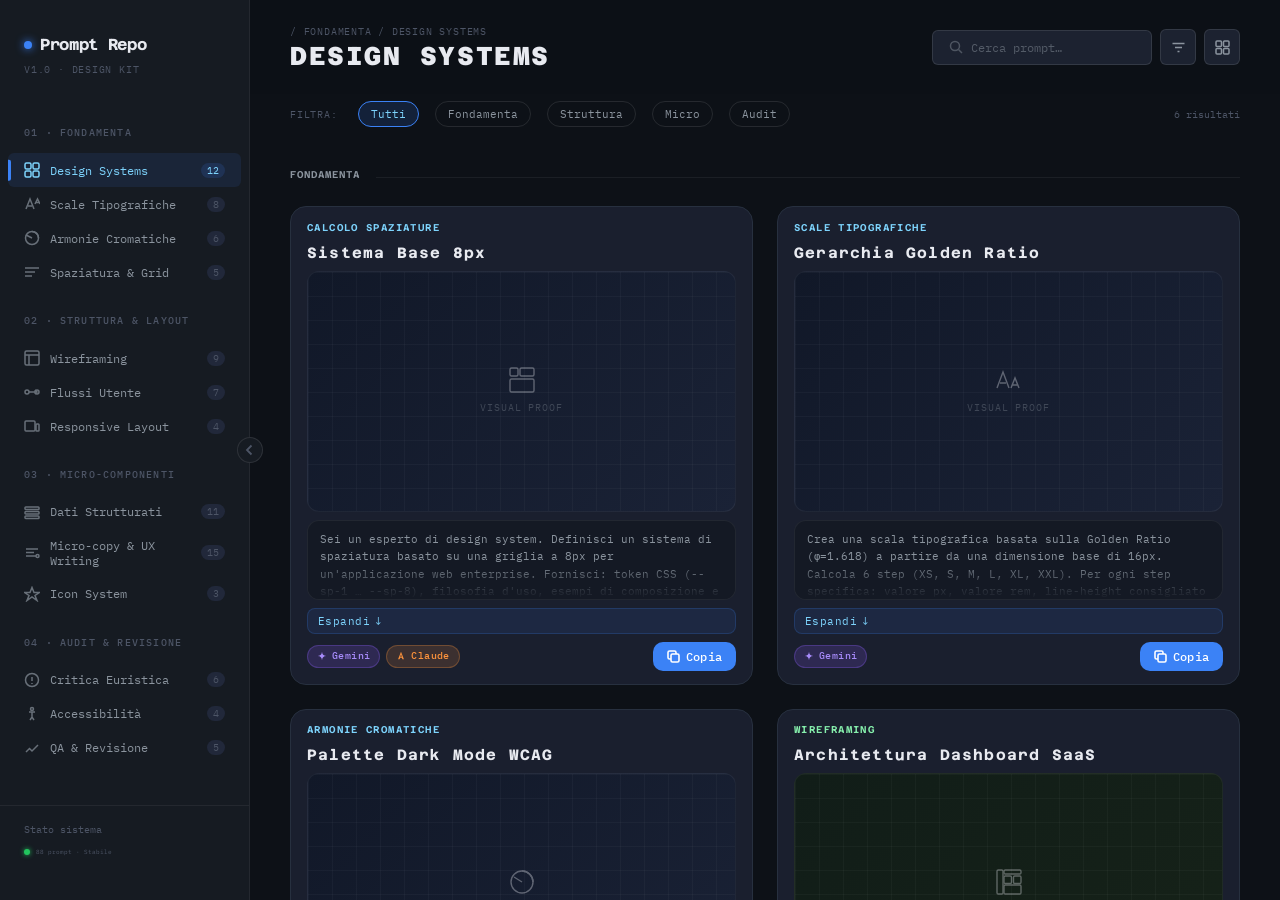
<file: index.html>
<!DOCTYPE html>
<html lang="it">

<head>
    <meta charset="UTF-8" />
    <meta name="viewport" content="width=device-width, initial-scale=1.0" />
    <title>Prompt Repository</title>
    <meta name="description"
        content="Il tuo repository di prompt curati per designer e sviluppatori. Design Systems, Layout, Micro-componenti e Audit." />

    <!-- Google Fonts -->
    <link rel="preconnect" href="https://fonts.googleapis.com" />
    <link rel="preconnect" href="https://fonts.gstatic.com" crossorigin />
    <link
        href="https://fonts.googleapis.com/css2?family=Azeret+Mono:wght@400;500;600;700;800&family=IBM+Plex+Mono:wght@300;400;500&display=swap"
        rel="stylesheet" />

    <!-- Stylesheet -->
    <link rel="stylesheet" href="style.css" />
</head>

<body>

    <!-- Sidebar wrapper (needed for toggle button positioning) -->
    <div class="sidebar-wrapper">
        <aside class="sidebar" role="navigation" aria-label="Menu principale">

            <!-- Toggle button -->
            <button class="sidebar-toggle" onclick="toggleSidebar()" title="Espandi/Comprimi sidebar"
                aria-label="Espandi o comprimi sidebar">
                <svg width="12" height="12" viewBox="0 0 12 12" fill="none" stroke="currentColor" stroke-width="1.8">
                    <path d="M7.5 1.5 L3 6 L7.5 10.5" />
                </svg>
            </button>

            <div class="sidebar-logo">
                <div class="sidebar-logo-wordmark">
                    <span class="logo-dot"></span>
                    <span class="sidebar-logo-wordmark-text">Prompt Repo</span>
                </div>
                <div class="sidebar-logo-sub">v1.0 · Design Kit</div>
            </div>

            <nav class="sidebar-nav">

                <!-- 1. FONDAMENTA -->
                <div class="nav-section">
                    <div class="nav-section-label">01 · Fondamenta</div>

                    <button class="nav-item active" id="nav-design-systems" onclick="setActive(this)">
                        <svg class="nav-item-icon" viewBox="0 0 16 16" fill="none" stroke="currentColor"
                            stroke-width="1.5">
                            <rect x="1" y="1" width="6" height="6" rx="1.5" />
                            <rect x="9" y="1" width="6" height="6" rx="1.5" />
                            <rect x="1" y="9" width="6" height="6" rx="1.5" />
                            <rect x="9" y="9" width="6" height="6" rx="1.5" />
                        </svg>
                        <span class="nav-item-text">Design Systems</span>
                        <span class="nav-count">12</span>
                    </button>

                    <button class="nav-item" id="nav-type-scale" onclick="setActive(this)">
                        <svg class="nav-item-icon" viewBox="0 0 16 16" fill="none" stroke="currentColor"
                            stroke-width="1.5">
                            <path d="M2 13 L6 3 L10 13M4 10 h4" />
                            <path d="M11 8 L13.5 3 L16 8M12 6.5 h3" />
                        </svg>
                        <span class="nav-item-text">Scale Tipografiche</span>
                        <span class="nav-count">8</span>
                    </button>

                    <button class="nav-item" id="nav-color" onclick="setActive(this)">
                        <svg class="nav-item-icon" viewBox="0 0 16 16" fill="none" stroke="currentColor"
                            stroke-width="1.5">
                            <circle cx="8" cy="8" r="6.5" />
                            <path d="M8 1.5 A6.5 6.5 0 0 1 14.5 8" />
                            <path d="M8 8 L2 5" />
                        </svg>
                        <span class="nav-item-text">Armonie Cromatiche</span>
                        <span class="nav-count">6</span>
                    </button>

                    <button class="nav-item" id="nav-spacing" onclick="setActive(this)">
                        <svg class="nav-item-icon" viewBox="0 0 16 16" fill="none" stroke="currentColor"
                            stroke-width="1.5">
                            <path d="M1 4 h14M1 8 h10M1 12 h7" />
                        </svg>
                        <span class="nav-item-text">Spaziatura &amp; Grid</span>
                        <span class="nav-count">5</span>
                    </button>
                </div>

                <!-- 2. STRUTTURA & LAYOUT -->
                <div class="nav-section">
                    <div class="nav-section-label">02 · Struttura &amp; Layout</div>

                    <button class="nav-item" id="nav-wireframe" onclick="setActive(this)">
                        <svg class="nav-item-icon" viewBox="0 0 16 16" fill="none" stroke="currentColor"
                            stroke-width="1.5">
                            <rect x="1" y="1" width="14" height="14" rx="1.5" />
                            <path d="M1 5 h14M5 5 v10" />
                        </svg>
                        <span class="nav-item-text">Wireframing</span>
                        <span class="nav-count">9</span>
                    </button>

                    <button class="nav-item" id="nav-flow" onclick="setActive(this)">
                        <svg class="nav-item-icon" viewBox="0 0 16 16" fill="none" stroke="currentColor"
                            stroke-width="1.5">
                            <circle cx="3" cy="8" r="2" />
                            <circle cx="13" cy="8" r="2" />
                            <path d="M5 8 h6M11 6 l2 2 l-2 2" />
                        </svg>
                        <span class="nav-item-text">Flussi Utente</span>
                        <span class="nav-count">7</span>
                    </button>

                    <button class="nav-item" id="nav-responsive" onclick="setActive(this)">
                        <svg class="nav-item-icon" viewBox="0 0 16 16" fill="none" stroke="currentColor"
                            stroke-width="1.5">
                            <rect x="1" y="3" width="10" height="10" rx="1" />
                            <rect x="12" y="6" width="3" height="7" rx="0.8" />
                        </svg>
                        <span class="nav-item-text">Responsive Layout</span>
                        <span class="nav-count">4</span>
                    </button>
                </div>

                <!-- 3. MICRO-COMPONENTI -->
                <div class="nav-section">
                    <div class="nav-section-label">03 · Micro-Componenti</div>

                    <button class="nav-item" id="nav-data" onclick="setActive(this)">
                        <svg class="nav-item-icon" viewBox="0 0 16 16" fill="none" stroke="currentColor"
                            stroke-width="1.5">
                            <rect x="1" y="3" width="14" height="2.5" rx="0.8" />
                            <rect x="1" y="7.5" width="14" height="2.5" rx="0.8" />
                            <rect x="1" y="12" width="14" height="2.5" rx="0.8" />
                        </svg>
                        <span class="nav-item-text">Dati Strutturati</span>
                        <span class="nav-count">11</span>
                    </button>

                    <button class="nav-item" id="nav-microcopy" onclick="setActive(this)">
                        <svg class="nav-item-icon" viewBox="0 0 16 16" fill="none" stroke="currentColor"
                            stroke-width="1.5">
                            <path d="M2 4 h12M2 7.5 h8M2 11 h10" />
                            <circle cx="13.5" cy="11" r="1.5" />
                        </svg>
                        <span class="nav-item-text">Micro-copy &amp; UX Writing</span>
                        <span class="nav-count">15</span>
                    </button>

                    <button class="nav-item" id="nav-icons" onclick="setActive(this)">
                        <svg class="nav-item-icon" viewBox="0 0 16 16" fill="none" stroke="currentColor"
                            stroke-width="1.5">
                            <polygon points="8,1.5 10,6.5 15.5,6.5 11,9.5 13,14.5 8,11 3,14.5 5,9.5 0.5,6.5 6,6.5" />
                        </svg>
                        <span class="nav-item-text">Icon System</span>
                        <span class="nav-count">3</span>
                    </button>
                </div>

                <!-- 4. AUDIT & REVISIONE -->
                <div class="nav-section">
                    <div class="nav-section-label">04 · Audit &amp; Revisione</div>

                    <button class="nav-item" id="nav-heuristic" onclick="setActive(this)">
                        <svg class="nav-item-icon" viewBox="0 0 16 16" fill="none" stroke="currentColor"
                            stroke-width="1.5">
                            <circle cx="8" cy="8" r="6.5" />
                            <path d="M8 5 v4M8 11 v1" />
                        </svg>
                        <span class="nav-item-text">Critica Euristica</span>
                        <span class="nav-count">6</span>
                    </button>

                    <button class="nav-item" id="nav-accessibility" onclick="setActive(this)">
                        <svg class="nav-item-icon" viewBox="0 0 16 16" fill="none" stroke="currentColor"
                            stroke-width="1.5">
                            <circle cx="8" cy="3" r="1.5" />
                            <path d="M5 6 h6M8 6 v5M6 14 l2-3 2 3" />
                        </svg>
                        <span class="nav-item-text">Accessibilità</span>
                        <span class="nav-count">4</span>
                    </button>

                    <button class="nav-item" id="nav-qa" onclick="setActive(this)">
                        <svg class="nav-item-icon" viewBox="0 0 16 16" fill="none" stroke="currentColor"
                            stroke-width="1.5">
                            <path d="M2 12 l3.5-3.5 2.5 2.5 6-6" />
                        </svg>
                        <span class="nav-item-text">QA &amp; Revisione</span>
                        <span class="nav-count">5</span>
                    </button>
                </div>
            </nav>

            <div class="sidebar-footer">
                <div class="sidebar-footer-label">Stato sistema</div>
                <div class="sidebar-footer-version">
                    <span class="version-dot"></span>
                    <span style="font-size:var(--fs-xs);color:var(--text-muted);">88 prompt · Stabile</span>
                </div>
            </div>

        </aside>
    </div><!-- /sidebar-wrapper -->

    <!-- ═══════════════════════════════════════════
       MAIN
  ═══════════════════════════════════════════ -->
    <main class="main" role="main">

        <!-- Header -->
        <header class="main-header">
            <div class="header-left">
                <div class="header-breadcrumb">/ fondamenta / design systems</div>
                <h1 class="header-title">Design Systems</h1>
            </div>
            <div class="header-actions">
                <div class="header-search" role="search">
                    <svg width="14" height="14" viewBox="0 0 14 14" fill="none" stroke="currentColor"
                        stroke-width="1.5">
                        <circle cx="6" cy="6" r="4.5" />
                        <path d="M9.5 9.5 L13 13" />
                    </svg>
                    <span>Cerca prompt…</span>
                </div>
                <button class="btn-icon" title="Filtra" aria-label="Filtra">
                    <svg width="15" height="15" viewBox="0 0 15 15" fill="none" stroke="currentColor"
                        stroke-width="1.5">
                        <path d="M1.5 3.5 h12M4 7.5 h7M6.5 11.5 h2" />
                    </svg>
                </button>
                <button class="btn-icon" title="Vista griglia" aria-label="Vista griglia">
                    <svg width="15" height="15" viewBox="0 0 15 15" fill="none" stroke="currentColor"
                        stroke-width="1.5">
                        <rect x="1" y="1" width="5.5" height="5.5" rx="1" />
                        <rect x="8.5" y="1" width="5.5" height="5.5" rx="1" />
                        <rect x="1" y="8.5" width="5.5" height="5.5" rx="1" />
                        <rect x="8.5" y="8.5" width="5.5" height="5.5" rx="1" />
                    </svg>
                </button>
            </div>
        </header>

        <!-- Filter bar -->
        <div class="filter-bar">
            <span class="filter-label">Filtra:</span>
            <button class="filter-chip active" data-filter="tutti" onclick="toggleChip(this)">Tutti</button>
            <button class="filter-chip" data-filter="fondamenta" onclick="toggleChip(this)">Fondamenta</button>
            <button class="filter-chip" data-filter="struttura" onclick="toggleChip(this)">Struttura</button>
            <button class="filter-chip" data-filter="micro" onclick="toggleChip(this)">Micro</button>
            <button class="filter-chip" data-filter="audit" onclick="toggleChip(this)">Audit</button>
            <span class="filter-spacer"></span>
            <span class="result-count">6 risultati</span>
        </div>

        <!-- Content grid -->
        <div class="content">

            <!-- ── Section 1 ── -->
            <div class="section-header">
                <span class="section-title">Fondamenta</span>
                <div class="section-line"></div>
            </div>

            <div class="card-grid">

                <!-- Card 1 — Fondamenta: Spaziatura -->
                <article class="card" id="card-1" data-category="fondamenta">
                    <div class="card-header">
                        <span class="card-label fondamenta">Calcolo Spaziature</span>
                    </div>
                    <h3 class="card-title">Sistema Base 8px</h3>
                    <div class="card-visual fondamenta">
                        <div class="visual-grid"></div>
                        <div class="card-visual-inner">
                            <svg viewBox="0 0 28 28" fill="none" stroke="currentColor" stroke-width="1.4">
                                <rect x="2" y="2" width="8" height="8" rx="1.5" />
                                <rect x="12" y="2" width="14" height="8" rx="1.5" />
                                <rect x="2" y="13" width="24" height="13" rx="1.5" />
                            </svg>
                            <span>Visual Proof</span>
                        </div>
                    </div>
                    <div class="card-snippet">
                        <code
                            id="snippet-1">Sei un esperto di design system. Definisci un sistema di spaziatura basato su una griglia a 8px per un'applicazione web enterprise. Fornisci: token CSS (--sp-1 … --sp-8), filosofia d'uso, esempi di composizione e regole di eccezione.</code>
                        <div class="card-snippet-fade"></div>
                    </div>
                    <button class="card-expand" onclick="toggleSnippet('snippet-1', this)"><span>Espandi</span><span
                            class="card-expand-icon">↓</span></button>
                    <div class="card-footer">
                        <div class="pill-group">
                            <span class="pill pill-gemini"><svg width="10" height="10" viewBox="0 0 24 24"
                                    fill="currentColor" aria-hidden="true">
                                    <path
                                        d="M12 2C11.5 8.5 8.5 11.5 2 12C8.5 12.5 11.5 15.5 12 22C12.5 15.5 15.5 12.5 22 12C15.5 11.5 12.5 8.5 12 2Z" />
                                </svg>Gemini</span>
                            <span class="pill pill-claude"><svg width="10" height="10" viewBox="0 0 24 24"
                                    fill="currentColor" aria-hidden="true">
                                    <path d="M12 2L5 20h3.5l1.4-4h4.2l1.4 4H19L12 2zm0 5.8L13.8 14h-3.6L12 7.8z" />
                                </svg>Claude</span>
                        </div>
                        <button class="btn-copy" onclick="copyPrompt('snippet-1', this)" aria-label="Copia prompt">
                            <svg width="13" height="13" viewBox="0 0 13 13" fill="none" stroke="currentColor"
                                stroke-width="1.6">
                                <rect x="4" y="4" width="8" height="8" rx="1.5" />
                                <path
                                    d="M9 4 V2.5 A1.5 1.5 0 0 0 7.5 1 H2.5 A1.5 1.5 0 0 0 1 2.5 V7.5 A1.5 1.5 0 0 0 2.5 9 H4" />
                            </svg>
                            Copia
                        </button>
                    </div>
                </article>

                <!-- Card 2 — Fondamenta: Tipografia -->
                <article class="card" id="card-2" data-category="fondamenta">
                    <div class="card-header">
                        <span class="card-label fondamenta">Scale Tipografiche</span>
                    </div>
                    <h3 class="card-title">Gerarchia Golden Ratio</h3>
                    <div class="card-visual fondamenta">
                        <div class="visual-grid"></div>
                        <div class="card-visual-inner">
                            <svg viewBox="0 0 28 28" fill="none" stroke="currentColor" stroke-width="1.4">
                                <path d="M2 22 L8 6 L14 22M5 17 h6" />
                                <path d="M16 22 L20 12 L24 22M17.5 19 h5" />
                            </svg>
                            <span>Visual Proof</span>
                        </div>
                    </div>
                    <div class="card-snippet">
                        <code
                            id="snippet-2">Crea una scala tipografica basata sulla Golden Ratio (φ=1.618) a partire da una dimensione base di 16px. Calcola 6 step (XS, S, M, L, XL, XXL). Per ogni step specifica: valore px, valore rem, line-height consigliato e caso d'uso tipico nell'interfaccia.</code>
                        <div class="card-snippet-fade"></div>
                    </div>
                    <button class="card-expand" onclick="toggleSnippet('snippet-2', this)"><span>Espandi</span><span
                            class="card-expand-icon">↓</span></button>
                    <div class="card-footer">
                        <div class="pill-group">
                            <span class="pill pill-gemini"><svg width="10" height="10" viewBox="0 0 24 24"
                                    fill="currentColor" aria-hidden="true">
                                    <path
                                        d="M12 2C11.5 8.5 8.5 11.5 2 12C8.5 12.5 11.5 15.5 12 22C12.5 15.5 15.5 12.5 22 12C15.5 11.5 12.5 8.5 12 2Z" />
                                </svg>Gemini</span>
                        </div>
                        <button class="btn-copy" onclick="copyPrompt('snippet-2', this)" aria-label="Copia prompt">
                            <svg width="13" height="13" viewBox="0 0 13 13" fill="none" stroke="currentColor"
                                stroke-width="1.6">
                                <rect x="4" y="4" width="8" height="8" rx="1.5" />
                                <path
                                    d="M9 4 V2.5 A1.5 1.5 0 0 0 7.5 1 H2.5 A1.5 1.5 0 0 0 1 2.5 V7.5 A1.5 1.5 0 0 0 2.5 9 H4" />
                            </svg>
                            Copia
                        </button>
                    </div>
                </article>

                <!-- Card 3 — Fondamenta: Colore -->
                <article class="card" id="card-3" data-category="fondamenta">
                    <div class="card-header">
                        <span class="card-label fondamenta">Armonie Cromatiche</span>
                    </div>
                    <h3 class="card-title">Palette Dark Mode WCAG</h3>
                    <div class="card-visual fondamenta">
                        <div class="visual-grid"></div>
                        <div class="card-visual-inner">
                            <svg viewBox="0 0 28 28" fill="none" stroke="currentColor" stroke-width="1.4">
                                <circle cx="14" cy="14" r="11" />
                                <path d="M14 3 A11 11 0 0 1 25 14" />
                                <path d="M14 14 L6 9" />
                            </svg>
                            <span>Visual Proof</span>
                        </div>
                    </div>
                    <div class="card-snippet">
                        <code
                            id="snippet-3">Genera una palette cromatica per un'interfaccia dark-mode professionale. Deve essere conforme WCAG AA (contrasto ≥ 4.5:1 per il body, ≥ 3:1 per elementi large). Fornisci: bg-base, bg-surface, bg-elevated, text-primary, text-secondary, accent con valori HSL. Giustifica ogni scelta.</code>
                        <div class="card-snippet-fade"></div>
                    </div>
                    <button class="card-expand" onclick="toggleSnippet('snippet-3', this)"><span>Espandi</span><span
                            class="card-expand-icon">↓</span></button>
                    <div class="card-footer">
                        <div class="pill-group">
                            <span class="pill pill-claude"><svg width="10" height="10" viewBox="0 0 24 24"
                                    fill="currentColor" aria-hidden="true">
                                    <path d="M12 2L5 20h3.5l1.4-4h4.2l1.4 4H19L12 2zm0 5.8L13.8 14h-3.6L12 7.8z" />
                                </svg>Claude</span>
                        </div>
                        <button class="btn-copy" onclick="copyPrompt('snippet-3', this)" aria-label="Copia prompt">
                            <svg width="13" height="13" viewBox="0 0 13 13" fill="none" stroke="currentColor"
                                stroke-width="1.6">
                                <rect x="4" y="4" width="8" height="8" rx="1.5" />
                                <path
                                    d="M9 4 V2.5 A1.5 1.5 0 0 0 7.5 1 H2.5 A1.5 1.5 0 0 0 1 2.5 V7.5 A1.5 1.5 0 0 0 2.5 9 H4" />
                            </svg>
                            Copia
                        </button>
                    </div>
                </article>

                <!-- Card 4 — Struttura: Wireframing -->
                <article class="card" id="card-4" data-category="struttura">
                    <div class="card-header">
                        <span class="card-label struttura">Wireframing</span>
                    </div>
                    <h3 class="card-title">Architettura Dashboard SaaS</h3>
                    <div class="card-visual struttura">
                        <div class="visual-grid"></div>
                        <div class="card-visual-inner">
                            <svg viewBox="0 0 28 28" fill="none" stroke="currentColor" stroke-width="1.4">
                                <rect x="2" y="2" width="6" height="24" rx="1.2" />
                                <rect x="9" y="2" width="17" height="4" rx="1.2" />
                                <rect x="9" y="8" width="7.5" height="7.5" rx="1.2" />
                                <rect x="18.5" y="8" width="7.5" height="7.5" rx="1.2" />
                                <rect x="9" y="17" width="17" height="9" rx="1.2" />
                            </svg>
                            <span>Visual Proof</span>
                        </div>
                    </div>
                    <div class="card-snippet">
                        <code
                            id="snippet-4">Agisci da UX architect. Definisci la struttura wireframe per una dashboard SaaS B2B con: sidebar navigazione, header globale, area metriche KPI (4 card), tabella dati paginata e pannello filtri laterale collassabile. Specifica le proporzioni dei blocchi (es: sidebar 250px, header 64px) e il comportamento responsive.</code>
                        <div class="card-snippet-fade"></div>
                    </div>
                    <button class="card-expand" onclick="toggleSnippet('snippet-4', this)"><span>Espandi</span><span
                            class="card-expand-icon">↓</span></button>
                    <div class="card-footer">
                        <div class="pill-group">
                            <span class="pill pill-gemini"><svg width="10" height="10" viewBox="0 0 24 24"
                                    fill="currentColor" aria-hidden="true">
                                    <path
                                        d="M12 2C11.5 8.5 8.5 11.5 2 12C8.5 12.5 11.5 15.5 12 22C12.5 15.5 15.5 12.5 22 12C15.5 11.5 12.5 8.5 12 2Z" />
                                </svg>Gemini</span>
                            <span class="pill pill-claude"><svg width="10" height="10" viewBox="0 0 24 24"
                                    fill="currentColor" aria-hidden="true">
                                    <path d="M12 2L5 20h3.5l1.4-4h4.2l1.4 4H19L12 2zm0 5.8L13.8 14h-3.6L12 7.8z" />
                                </svg>Claude</span>
                        </div>
                        <button class="btn-copy" onclick="copyPrompt('snippet-4', this)" aria-label="Copia prompt">
                            <svg width="13" height="13" viewBox="0 0 13 13" fill="none" stroke="currentColor"
                                stroke-width="1.6">
                                <rect x="4" y="4" width="8" height="8" rx="1.5" />
                                <path
                                    d="M9 4 V2.5 A1.5 1.5 0 0 0 7.5 1 H2.5 A1.5 1.5 0 0 0 1 2.5 V7.5 A1.5 1.5 0 0 0 2.5 9 H4" />
                            </svg>
                            Copia
                        </button>
                    </div>
                </article>

                <!-- Card 5 — Micro: Dati Strutturati -->
                <article class="card" id="card-5" data-category="micro">
                    <div class="card-header">
                        <span class="card-label micro">Dati Strutturati</span>
                    </div>
                    <h3 class="card-title">Tabelle Complesse &amp; Empty State</h3>
                    <div class="card-visual micro">
                        <div class="visual-grid"></div>
                        <div class="card-visual-inner">
                            <svg viewBox="0 0 28 28" fill="none" stroke="currentColor" stroke-width="1.4">
                                <rect x="2" y="4" width="24" height="20" rx="1.5" />
                                <path d="M2 10 h24M10 10 v14M18 10 v14" />
                                <path d="M2 16 h24" />
                            </svg>
                            <span>Visual Proof</span>
                        </div>
                    </div>
                    <div class="card-snippet">
                        <code
                            id="snippet-5">Sei un UI designer specializzato in data-heavy interfaces. Progetta la gestione degli stati di una tabella dati complessa: stato caricamento (skeleton), stato vuoto (illustrazione + CTA), stato errore (messaggio inline), stato parziale (dati incompleti con tooltip). Per ogni stato fornisci copy, componenti necessari e accessibilità ARIA.</code>
                        <div class="card-snippet-fade"></div>
                    </div>
                    <button class="card-expand" onclick="toggleSnippet('snippet-5', this)"><span>Espandi</span><span
                            class="card-expand-icon">↓</span></button>
                    <div class="card-footer">
                        <div class="pill-group">
                            <span class="pill pill-gemini"><svg width="10" height="10" viewBox="0 0 24 24"
                                    fill="currentColor" aria-hidden="true">
                                    <path
                                        d="M12 2C11.5 8.5 8.5 11.5 2 12C8.5 12.5 11.5 15.5 12 22C12.5 15.5 15.5 12.5 22 12C15.5 11.5 12.5 8.5 12 2Z" />
                                </svg>Gemini</span>
                        </div>
                        <button class="btn-copy" onclick="copyPrompt('snippet-5', this)" aria-label="Copia prompt">
                            <svg width="13" height="13" viewBox="0 0 13 13" fill="none" stroke="currentColor"
                                stroke-width="1.6">
                                <rect x="4" y="4" width="8" height="8" rx="1.5" />
                                <path
                                    d="M9 4 V2.5 A1.5 1.5 0 0 0 7.5 1 H2.5 A1.5 1.5 0 0 0 1 2.5 V7.5 A1.5 1.5 0 0 0 2.5 9 H4" />
                            </svg>
                            Copia
                        </button>
                    </div>
                </article>

                <!-- Card 6 — Audit: Euristica -->
                <article class="card" id="card-6" data-category="audit">
                    <div class="card-header">
                        <span class="card-label audit">Audit &amp; Revisione</span>
                    </div>
                    <h3 class="card-title">Critica Euristica Nielsen</h3>
                    <div class="card-visual audit">
                        <div class="visual-grid"></div>
                        <div class="card-visual-inner">
                            <svg viewBox="0 0 28 28" fill="none" stroke="currentColor" stroke-width="1.4">
                                <circle cx="14" cy="14" r="11" />
                                <path d="M14 9 v5.5M14 16.5 v2" />
                                <path d="M10 6.5 L7 4M18 6.5 L21 4" />
                            </svg>
                            <span>Visual Proof</span>
                        </div>
                    </div>
                    <div class="card-snippet">
                        <code
                            id="snippet-6">Esegui un audit euristico basato sulle 10 euristiche di Nielsen sull'interfaccia che ti descriverò. Per ogni euristica: assegna un severity rating (0–4), identifica il problema specifico, proponi una soluzione concreta con esempi di pattern UX. Sintetizza il tutto in una tabella prioritizzata per impatto/sforzo.</code>
                        <div class="card-snippet-fade"></div>
                    </div>
                    <button class="card-expand" onclick="toggleSnippet('snippet-6', this)"><span>Espandi</span><span
                            class="card-expand-icon">↓</span></button>
                    <div class="card-footer">
                        <div class="pill-group">
                            <span class="pill pill-claude">Claude</span>
                            <span class="pill pill-gemini"><svg width="10" height="10" viewBox="0 0 24 24"
                                    fill="currentColor" aria-hidden="true">
                                    <path
                                        d="M12 2C11.5 8.5 8.5 11.5 2 12C8.5 12.5 11.5 15.5 12 22C12.5 15.5 15.5 12.5 22 12C15.5 11.5 12.5 8.5 12 2Z" />
                                </svg>Gemini</span>
                        </div>
                        <button class="btn-copy" onclick="copyPrompt('snippet-6', this)" aria-label="Copia prompt">
                            <svg width="13" height="13" viewBox="0 0 13 13" fill="none" stroke="currentColor"
                                stroke-width="1.6">
                                <rect x="4" y="4" width="8" height="8" rx="1.5" />
                                <path
                                    d="M9 4 V2.5 A1.5 1.5 0 0 0 7.5 1 H2.5 A1.5 1.5 0 0 0 1 2.5 V7.5 A1.5 1.5 0 0 0 2.5 9 H4" />
                            </svg>
                            Copia
                        </button>
                    </div>
                </article>

                <!-- Empty state -->
                <div class="empty-state" role="status">
                    <svg class="empty-state-icon" viewBox="0 0 48 48" fill="none" stroke="currentColor"
                        stroke-width="1.5">
                        <circle cx="24" cy="24" r="20" />
                        <path d="M24 15 v10M24 31 v2" />
                    </svg>
                    <p class="empty-state-title">Nessun prompt trovato</p>
                    <p class="empty-state-sub">Prova a selezionare una categoria diversa.</p>
                </div>

            </div><!-- /card-grid -->
        </div><!-- /content -->
    </main>

    <!-- JavaScript -->
    <script src="main.js"></script>
</body>

</html>
</file>
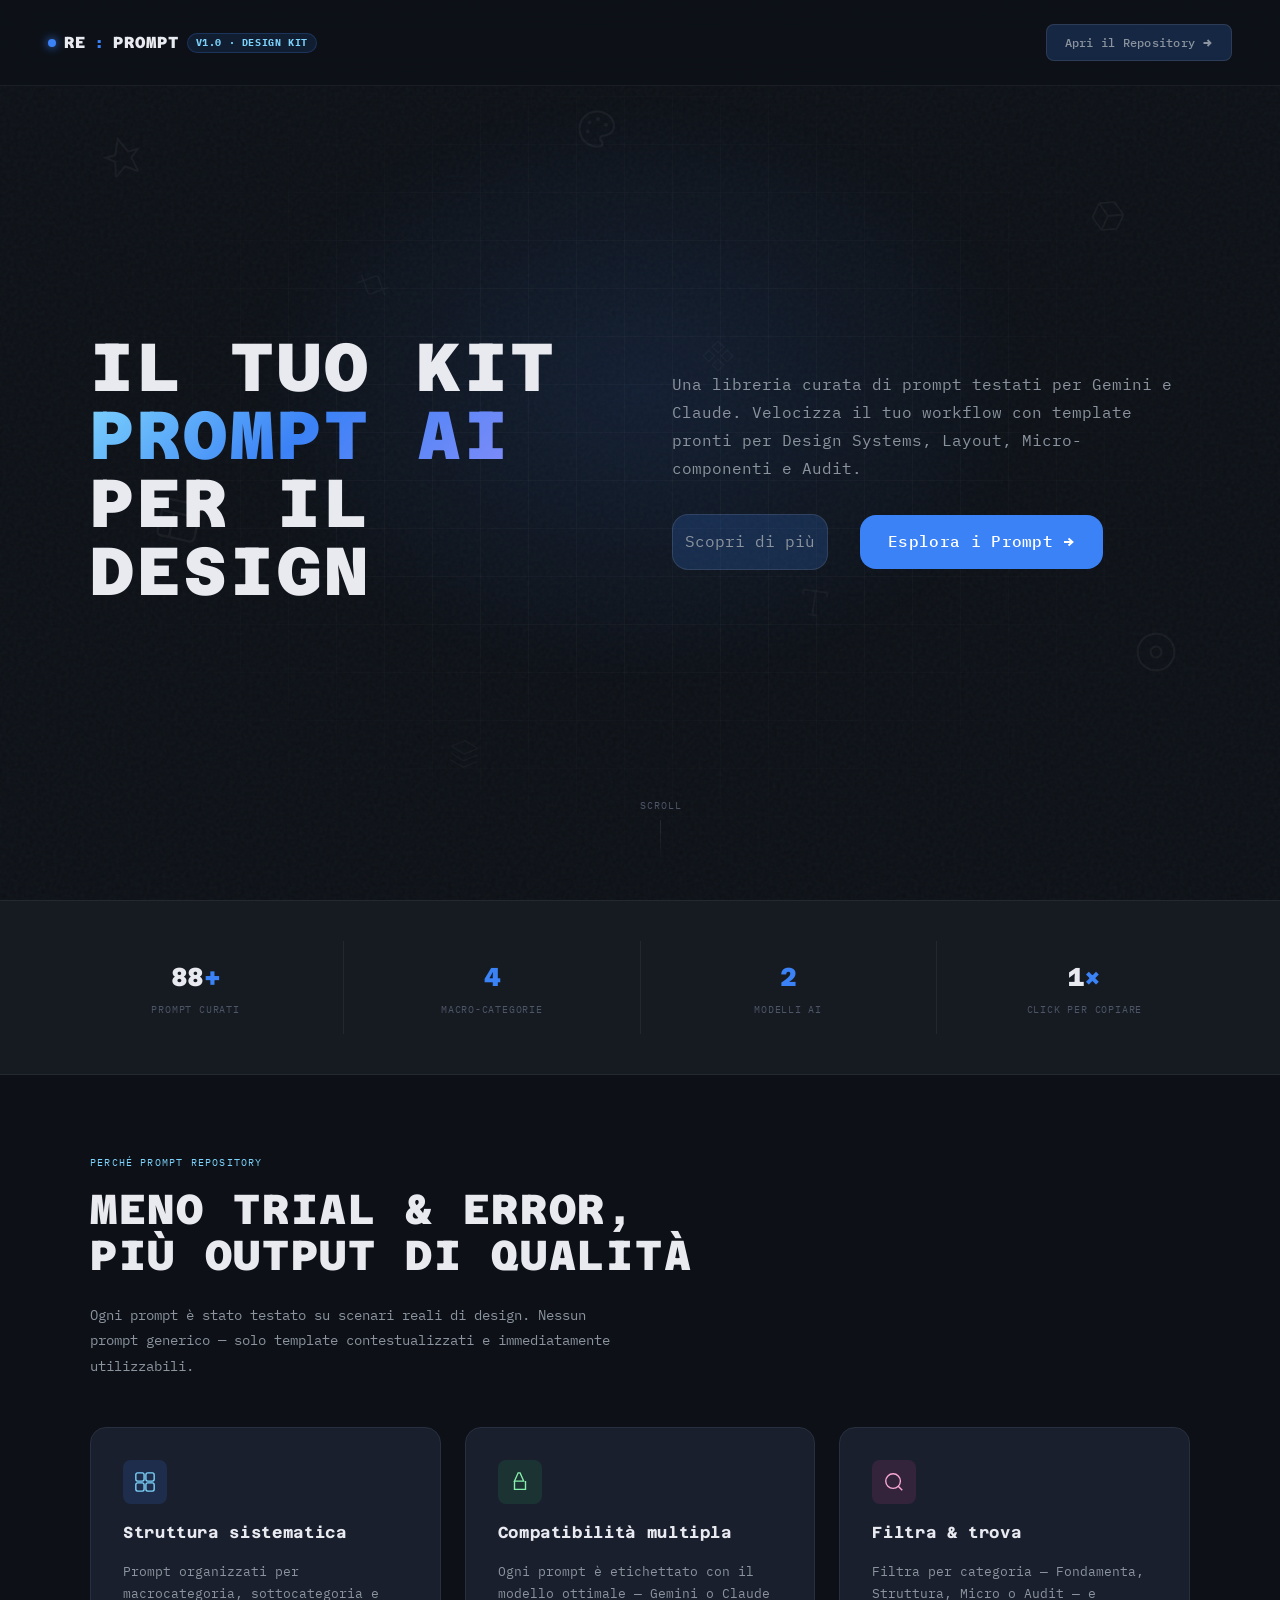
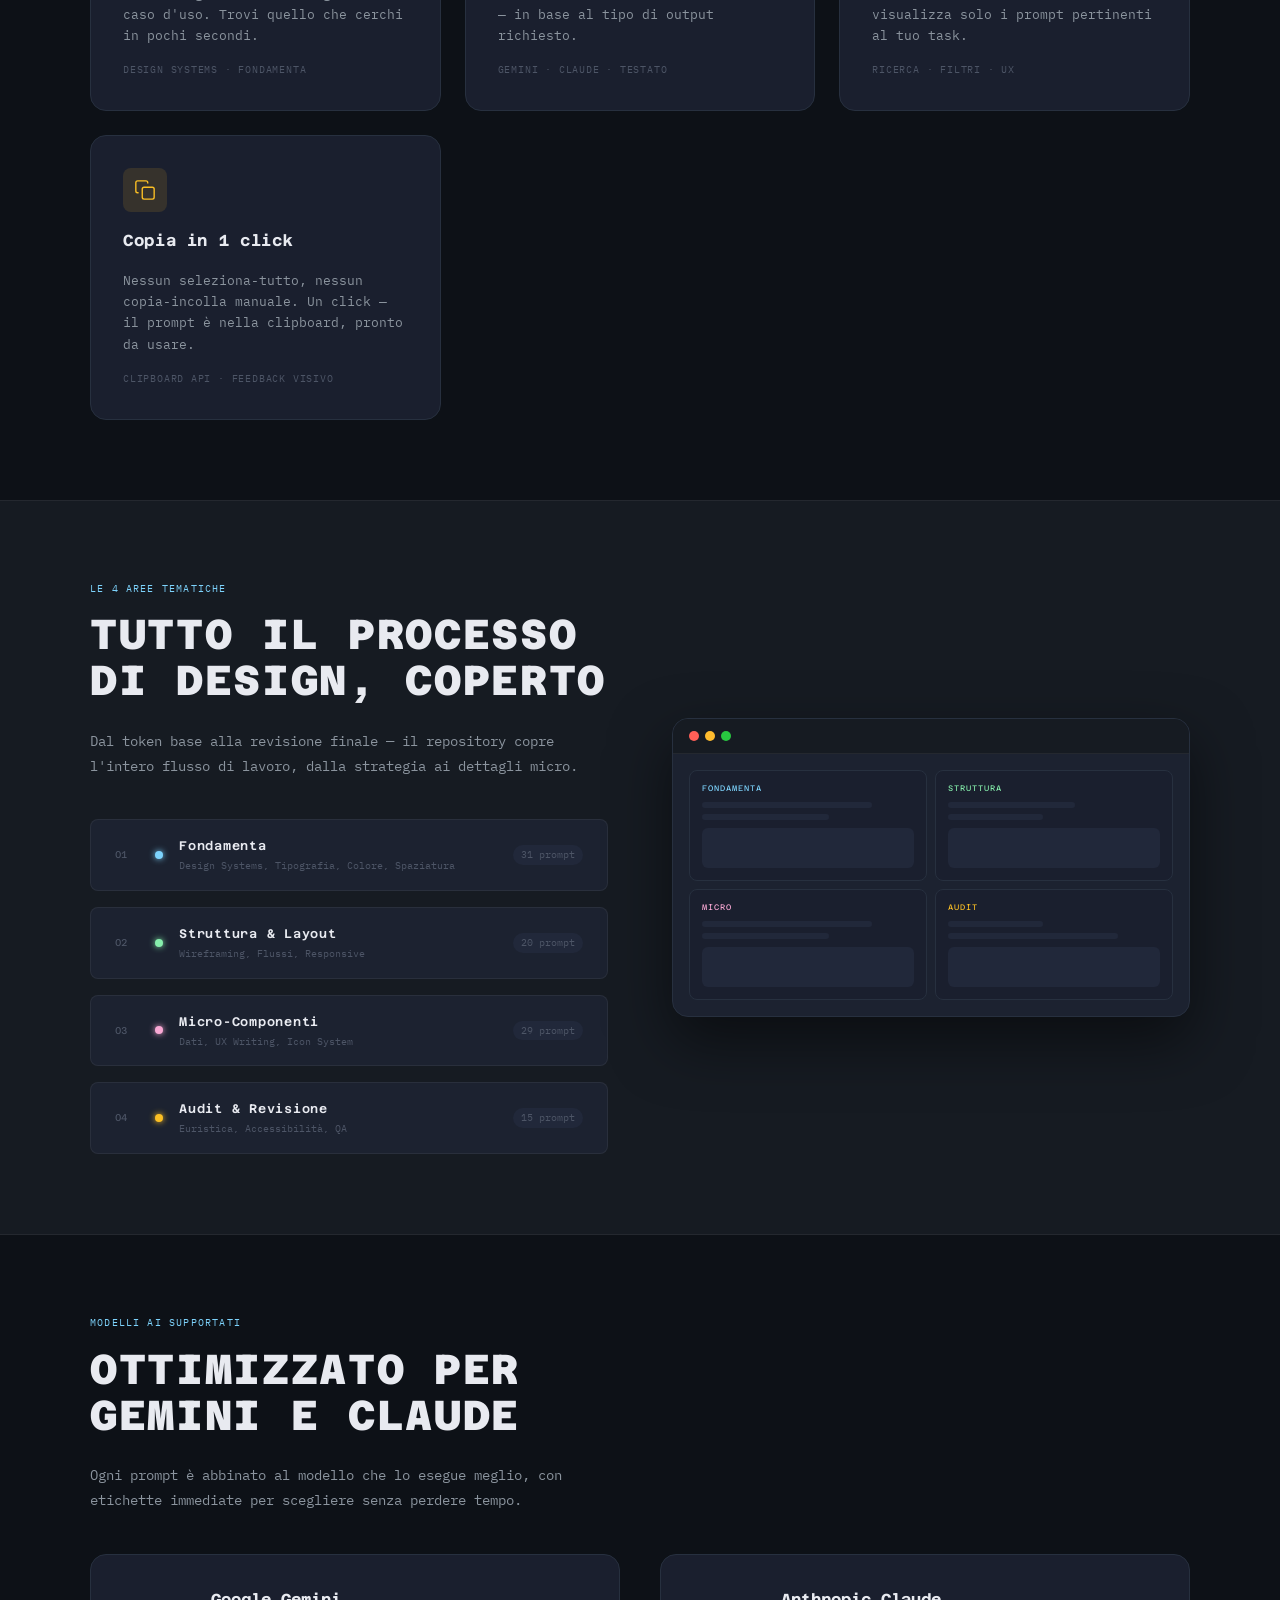
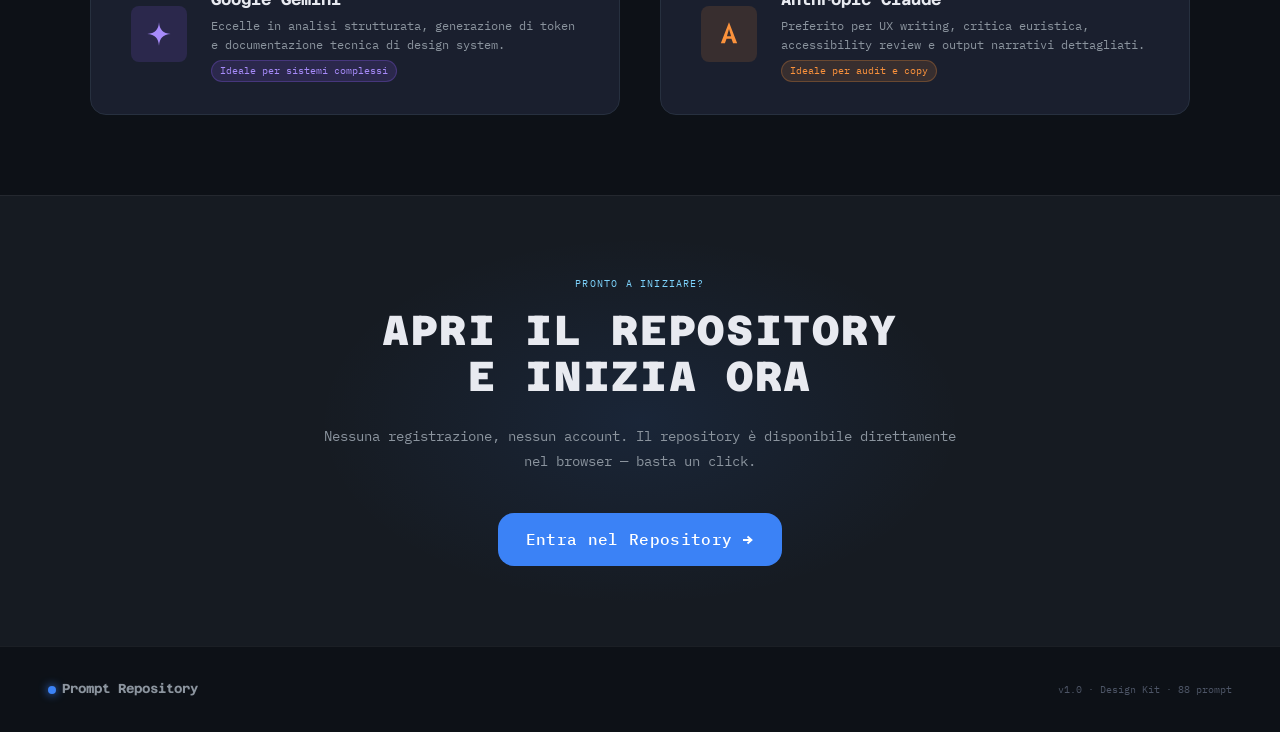
<file: landing.html>
<!DOCTYPE html>
<html lang="it">

<head>
    <meta charset="UTF-8" />
    <meta name="viewport" content="width=device-width, initial-scale=1.0" />
    <title>Prompt Repository — Il tuo kit di prompt per designer e developer</title>
    <meta name="description"
        content="Prompt Repository è la libreria curata di prompt AI per designer e sviluppatori. Design Systems, Layout, Micro-componenti e Audit in un'unica interfaccia." />

    <!-- Google Fonts -->
    <link rel="preconnect" href="https://fonts.googleapis.com" />
    <link rel="preconnect" href="https://fonts.gstatic.com" crossorigin />
    <link
        href="https://fonts.googleapis.com/css2?family=Azeret+Mono:wght@400;500;600;700;800&family=IBM+Plex+Mono:wght@300;400;500&display=swap"
        rel="stylesheet" />

    <style>
        /* ─── TOKENS ─────────────────────────────────── */
        :root {
            --fs-xs: 6.11px;
            --fs-s: 9.89px;
            --fs-m: 16px;
            --fs-l: 25.89px;
            --fs-xl: 41.89px;
            --fs-xxl: 67.77px;

            --sp-1: 8px;
            --sp-2: 16px;
            --sp-3: 24px;
            --sp-4: 32px;
            --sp-5: 40px;
            --sp-6: 48px;
            --sp-8: 64px;
            --sp-10: 80px;

            --radius-sm: 4px;
            --radius-md: 6px;
            --radius-lg: 8px;
            --radius-xl: 16px;
            --radius-2xl: 24px;
            --radius-pill: 100px;

            --bg-base: #0d1117;
            --bg-surface: #161b22;
            --bg-elevated: #1c2230;
            --bg-card: #1a1f2e;
            --bg-muted: #21283a;

            --border-subtle: rgba(255, 255, 255, 0.06);
            --border-default: rgba(255, 255, 255, 0.10);
            --border-strong: rgba(255, 255, 255, 0.16);

            --text-primary: #e8eaf0;
            --text-secondary: #8b949e;
            --text-muted: #4d5566;
            --text-accent: #7dd3fc;

            --accent: #3b82f6;
            --accent-hover: #2563eb;
            --accent-glow: rgba(59, 130, 246, 0.18);

            --ease: cubic-bezier(0.22, 0.82, 0.41, 0.99);
        }

        /* ─── RESET ──────────────────────────────────── */
        *,
        *::before,
        *::after {
            box-sizing: border-box;
            margin: 0;
            padding: 0;
        }

        html {
            scroll-behavior: smooth;
        }

        body {
            font-family: 'IBM Plex Mono', monospace;
            background: var(--bg-base);
            color: var(--text-primary);
            line-height: 1.6;
            overflow-x: hidden;
        }

        a {
            text-decoration: none;
            color: inherit;
        }

        /* ─── NOISE TEXTURE ──────────────────────────── */
        body::before {
            content: '';
            position: fixed;
            inset: 0;
            background-image: url("data:image/svg+xml,%3Csvg viewBox='0 0 256 256' xmlns='http://www.w3.org/2000/svg'%3E%3Cfilter id='noise'%3E%3CfeTurbulence type='fractalNoise' baseFrequency='0.9' numOctaves='4' stitchTiles='stitch'/%3E%3C/filter%3E%3Crect width='100%25' height='100%25' filter='url(%23noise)' opacity='0.04'/%3E%3C/svg%3E");
            pointer-events: none;
            z-index: 0;
        }

        /* ─── NAV ─────────────────────────────────────── */
        .nav {
            position: fixed;
            top: 0;
            left: 0;
            right: 0;
            z-index: 100;
            padding: var(--sp-3) var(--sp-6);
            display: flex;
            align-items: center;
            justify-content: space-between;
            background: rgba(13, 17, 23, 0.75);
            backdrop-filter: blur(16px);
            -webkit-backdrop-filter: blur(16px);
            border-bottom: 1px solid var(--border-subtle);
        }

        .nav-logo {
            display: flex;
            align-items: center;
            gap: 8px;
            font-family: 'Azeret Mono', monospace;
            font-weight: 800;
            font-size: var(--fs-m);
            letter-spacing: 0.06em;
            text-transform: uppercase;
        }

        .nav-logo-dot {
            width: 8px;
            height: 8px;
            border-radius: 50%;
            background: var(--accent);
            box-shadow: 0 0 10px var(--accent);
            flex-shrink: 0;
        }

        .nav-logo-colon {
            color: var(--accent);
        }

        .nav-badge {
            font-size: var(--fs-s);
            padding: 2px 8px;
            border-radius: var(--radius-pill);
            background: rgba(59, 130, 246, 0.12);
            border: 1px solid rgba(59, 130, 246, 0.22);
            color: var(--text-accent);
            font-family: 'IBM Plex Mono', monospace;
            letter-spacing: 0.06em;
            line-height: 1.4;
        }

        .nav-cta {
            display: inline-flex;
            align-items: center;
            gap: 6px;
            padding: 8px 18px;
            background: rgba(59, 130, 246, 0.20);
            color: var(--text-secondary);
            border: 1px solid var(--border-default);
            border-radius: var(--radius-lg);
            font-family: 'IBM Plex Mono', monospace;
            font-size: 12px;
            font-weight: 500;
            transition: border-color 0.18s, color 0.18s, background 0.18s, transform 0.14s;
            letter-spacing: 0.02em;
        }

        .nav-cta:hover {
            border-color: var(--border-strong);
            color: var(--text-primary);
            background: rgba(59, 130, 246, 0.30);
            transform: translateY(-1px);
        }

        /* ─── HERO ───────────────────────────────────── */
        .hero {
            min-height: 100vh;
            display: flex;
            flex-direction: column;
            align-items: center;
            justify-content: center;
            text-align: center;
            padding: 120px var(--sp-5) var(--sp-10);
            position: relative;
            overflow: hidden;
        }

        /* radial glow background */
        .hero::after {
            content: '';
            position: absolute;
            top: 50%;
            left: 50%;
            transform: translate(-50%, -60%);
            width: 800px;
            height: 600px;
            background: radial-gradient(ellipse, rgba(59, 130, 246, 0.12) 0%, transparent 70%);
            pointer-events: none;
        }

        /* grid pattern */
        .hero-grid {
            position: absolute;
            inset: 0;
            background-image:
                linear-gradient(rgba(255, 255, 255, 0.025) 1px, transparent 1px),
                linear-gradient(90deg, rgba(255, 255, 255, 0.025) 1px, transparent 1px);
            background-size: 48px 48px;
            mask-image: radial-gradient(ellipse at center, black 30%, transparent 75%);
            pointer-events: none;
        }

        .hero-bg-icons {
            position: absolute;
            inset: 0;
            overflow: hidden;
            pointer-events: none;
            z-index: 0;
        }

        .h-icon {
            position: absolute;
            color: #e5e7eb;
            opacity: 0.05;
        }

        .h-icon.i-1 {
            top: 15%;
            left: 8%;
            transform: rotate(-15deg);
            width: 40px;
            height: 40px;
        }

        .h-icon.i-2 {
            top: 55%;
            left: 12%;
            transform: rotate(12deg);
            width: 50px;
            height: 50px;
        }

        .h-icon.i-3 {
            top: 22%;
            right: 12%;
            transform: rotate(25deg);
            width: 36px;
            height: 36px;
        }

        .h-icon.i-4 {
            top: 70%;
            right: 8%;
            transform: rotate(-12deg);
            width: 44px;
            height: 44px;
        }

        .h-icon.i-5 {
            top: 82%;
            left: 35%;
            transform: rotate(5deg);
            width: 32px;
            height: 32px;
            opacity: 0.03;
        }

        .h-icon.i-6 {
            top: 38%;
            left: 55%;
            transform: rotate(45deg);
            width: 28px;
            height: 28px;
            opacity: 0.03;
        }

        .h-icon.i-7 {
            top: 12%;
            left: 45%;
            transform: rotate(-10deg);
            width: 42px;
            height: 42px;
        }

        .h-icon.i-8 {
            top: 65%;
            right: 35%;
            transform: rotate(8deg);
            width: 36px;
            height: 36px;
            opacity: 0.04;
        }

        .h-icon.i-9 {
            top: 30%;
            left: 28%;
            transform: rotate(-20deg);
            width: 30px;
            height: 30px;
            opacity: 0.04;
        }

        .hero-content {
            display: flex;
            flex-direction: row;
            align-items: center;
            justify-content: space-between;
            gap: var(--sp-8);
            width: 100%;
            max-width: 1100px;
            text-align: left;
            position: relative;
            z-index: 1;
        }

        .hero-subtitle-container {
            display: flex;
            flex-direction: column;
            align-items: flex-start;
            gap: var(--sp-4);
            flex: 1;
        }

        .hero-title-container {
            display: flex;
            flex-direction: column;
            flex: 1;
        }

        .hero-title {
            font-family: 'Azeret Mono', monospace;
            font-weight: 800;
            font-size: clamp(36px, 6vw, var(--fs-xxl));
            letter-spacing: 0.04em;
            text-transform: uppercase;
            line-height: 1.0;
            color: var(--text-primary);
            max-width: 900px;
            position: relative;
            z-index: 1;
            text-align: left;
            animation: fadeUp 0.7s var(--ease) 0.2s both;
        }

        .hero-title span {
            background: linear-gradient(135deg, #7dd3fc 0%, #3b82f6 50%, #818cf8 100%);
            -webkit-background-clip: text;
            -webkit-text-fill-color: transparent;
            background-clip: text;
        }

        .hero-subtitle {
            font-size: clamp(13px, 1.5vw, var(--fs-m));
            color: var(--text-secondary);
            max-width: 500px;
            width: 100%;
            line-height: 1.75;
            position: relative;
            z-index: 1;
            text-align: left;
            animation: fadeUp 0.7s var(--ease) 0.35s both;
        }

        .hero-actions {
            display: flex;
            align-items: center;
            gap: var(--sp-4);
            justify-content: flex-start;
            flex-wrap: wrap;
            position: relative;
            z-index: 1;
            animation: fadeUp 0.7s var(--ease) 0.5s both;
        }

        .btn-primary {
            display: inline-flex;
            align-items: center;
            gap: 8px;
            padding: 14px 28px;
            background: var(--accent);
            color: #fff;
            border-radius: var(--radius-xl);
            font-family: 'IBM Plex Mono', monospace;
            font-size: var(--fs-m);
            font-weight: 500;
            transition: background 0.18s, box-shadow 0.22s, transform 0.14s;
            letter-spacing: 0.02em;
            border: none;
            cursor: pointer;
        }

        .btn-primary:hover {
            background: var(--accent-hover);
            box-shadow: 0 8px 32px rgba(59, 130, 246, 0.40);
            transform: translateY(-2px);
        }

        .btn-primary svg {
            transition: transform 0.18s;
        }

        .btn-primary:hover svg {
            transform: translateX(3px);
        }

        .btn-ghost {
            display: inline-flex;
            align-items: center;
            gap: 8px;
            padding: 14px 12px;
            background: rgba(59, 130, 246, 0.20);
            color: var(--text-secondary);
            border-radius: var(--radius-xl);
            border: 1px solid var(--border-default);
            font-family: 'IBM Plex Mono', monospace;
            font-size: var(--fs-m);
            transition: border-color 0.18s, color 0.18s, background 0.18s;
            cursor: pointer;
        }

        .btn-ghost:hover {
            border-color: var(--border-strong);
            color: var(--text-primary);
            background: rgba(59, 130, 246, 0.30);
        }

        .hero-scroll {
            position: absolute;
            bottom: var(--sp-5);
            left: 50%;
            transform: translateX(-50%);
            display: flex;
            flex-direction: column;
            align-items: center;
            gap: 6px;
            z-index: 1;
            animation: fadeUp 0.7s var(--ease) 0.8s both;
        }

        .hero-scroll-label {
            font-size: var(--fs-s);
            color: var(--text-muted);
            letter-spacing: 0.1em;
            text-transform: uppercase;
        }

        .hero-scroll-line {
            width: 1px;
            height: 40px;
            background: linear-gradient(to bottom, var(--border-default), transparent);
            animation: scrollLine 2s ease infinite;
        }

        @keyframes scrollLine {

            0%,
            100% {
                opacity: 0.3;
                transform: scaleY(1);
                transform-origin: top;
            }

            50% {
                opacity: 1;
            }
        }

        /* ─── STATS BAR ──────────────────────────────── */
        .stats-bar {
            display: flex;
            align-items: stretch;
            justify-content: center;
            gap: 0;
            padding: var(--sp-5) var(--sp-6);
            border-top: 1px solid var(--border-subtle);
            border-bottom: 1px solid var(--border-subtle);
            background: var(--bg-surface);
            flex-wrap: wrap;
        }

        .stat-item {
            display: flex;
            flex-direction: column;
            align-items: center;
            gap: 4px;
            padding: var(--sp-2) var(--sp-6);
            border-right: 1px solid var(--border-subtle);
            flex: 1;
            min-width: 140px;
        }

        .stat-item:last-child {
            border-right: none;
        }

        .stat-value {
            font-family: 'Azeret Mono', monospace;
            font-size: var(--fs-l);
            font-weight: 800;
            color: var(--text-primary);
            letter-spacing: -0.02em;
        }

        .stat-value span {
            color: var(--accent);
        }

        .stat-label {
            font-size: var(--fs-s);
            color: var(--text-muted);
            letter-spacing: 0.08em;
            text-transform: uppercase;
        }

        /* ─── SECTION COMMONS ─────────────────────────── */
        section {
            padding: var(--sp-10) var(--sp-6);
            position: relative;
        }

        .section-tag {
            font-size: var(--fs-s);
            letter-spacing: 0.12em;
            text-transform: uppercase;
            color: var(--text-accent);
            font-family: 'IBM Plex Mono', monospace;
            margin-bottom: var(--sp-2);
            display: block;
        }

        .section-title {
            font-family: 'Azeret Mono', monospace;
            font-weight: 800;
            font-size: clamp(24px, 3.5vw, var(--fs-xl));
            letter-spacing: 0.04em;
            text-transform: uppercase;
            color: var(--text-primary);
            margin-bottom: var(--sp-3);
            line-height: 1.1;
        }

        .section-desc {
            color: var(--text-secondary);
            font-size: 14px;
            max-width: 520px;
            line-height: 1.8;
        }

        /* ─── FEATURES ───────────────────────────────── */
        .features {
            background: var(--bg-base);
        }

        .features-inner {
            max-width: 1100px;
            margin: 0 auto;
        }

        .features-header {
            margin-bottom: var(--sp-6);
        }

        .features-grid {
            display: grid;
            grid-template-columns: repeat(auto-fill, minmax(320px, 1fr));
            gap: var(--sp-3);
        }

        .feature-card {
            background: var(--bg-card);
            border: 1px solid #27303f;
            border-radius: var(--radius-xl);
            padding: var(--sp-4);
            display: flex;
            flex-direction: column;
            gap: var(--sp-2);
            transition: border-color 0.22s, box-shadow 0.22s, transform 0.22s;
            position: relative;
            overflow: hidden;
        }

        .feature-card::before {
            content: '';
            position: absolute;
            inset: 0;
            border-radius: var(--radius-xl);
            background: linear-gradient(135deg, rgba(59, 130, 246, 0.05) 0%, transparent 60%);
            opacity: 0;
            transition: opacity 0.3s;
        }

        .feature-card:hover {
            border-color: rgba(255, 255, 255, 0.16);
            box-shadow: 0 12px 40px rgba(0, 0, 0, 0.4), 0 0 0 1px rgba(59, 130, 246, 0.10);
            transform: translateY(-3px);
        }

        .feature-card:hover::before {
            opacity: 1;
        }

        .feature-icon {
            width: 44px;
            height: 44px;
            border-radius: var(--radius-lg);
            display: flex;
            align-items: center;
            justify-content: center;
            flex-shrink: 0;
        }

        .feature-icon.blue {
            background: rgba(59, 130, 246, 0.15);
            color: #7dd3fc;
        }

        .feature-icon.green {
            background: rgba(34, 197, 94, 0.12);
            color: #86efac;
        }

        .feature-icon.pink {
            background: rgba(236, 72, 153, 0.12);
            color: #f9a8d4;
        }

        .feature-icon.amber {
            background: rgba(251, 191, 36, 0.12);
            color: #fbbf24;
        }

        .feature-icon svg {
            width: 22px;
            height: 22px;
        }

        .feature-title {
            font-family: 'Azeret Mono', monospace;
            font-size: var(--fs-m);
            font-weight: 700;
            color: var(--text-primary);
            letter-spacing: 0.04em;
        }

        .feature-desc {
            font-size: 12.5px;
            color: var(--text-secondary);
            line-height: 1.7;
        }

        .feature-tag {
            margin-top: auto;
            font-size: var(--fs-s);
            color: var(--text-muted);
            letter-spacing: 0.08em;
            text-transform: uppercase;
        }

        /* ─── CATEGORIES ─────────────────────────────── */
        .categories {
            background: var(--bg-surface);
            border-top: 1px solid var(--border-subtle);
            border-bottom: 1px solid var(--border-subtle);
        }

        .categories-inner {
            max-width: 1100px;
            margin: 0 auto;
            display: grid;
            grid-template-columns: 1fr 1fr;
            gap: var(--sp-8);
            align-items: center;
        }

        .cat-list {
            display: flex;
            flex-direction: column;
            gap: var(--sp-2);
        }

        .cat-item {
            display: flex;
            align-items: center;
            gap: var(--sp-2);
            padding: var(--sp-2) var(--sp-3);
            border-radius: var(--radius-lg);
            border: 1px solid var(--border-subtle);
            background: var(--bg-elevated);
            transition: border-color 0.18s, background 0.18s;
            cursor: default;
        }

        .cat-item:hover {
            border-color: var(--border-strong);
            background: var(--bg-muted);
        }

        .cat-num {
            font-family: 'Azeret Mono', monospace;
            font-size: var(--fs-s);
            color: var(--text-muted);
            width: 24px;
            flex-shrink: 0;
        }

        .cat-dot {
            width: 8px;
            height: 8px;
            border-radius: 50%;
            flex-shrink: 0;
        }

        .cat-dot.blue {
            background: #7dd3fc;
            box-shadow: 0 0 6px #7dd3fc;
        }

        .cat-dot.green {
            background: #86efac;
            box-shadow: 0 0 6px #86efac;
        }

        .cat-dot.pink {
            background: #f9a8d4;
            box-shadow: 0 0 6px #f9a8d4;
        }

        .cat-dot.amber {
            background: #fbbf24;
            box-shadow: 0 0 6px #fbbf24;
        }

        .cat-info {
            flex: 1;
        }

        .cat-name {
            font-family: 'Azeret Mono', monospace;
            font-size: 12.5px;
            font-weight: 600;
            color: var(--text-primary);
            letter-spacing: 0.06em;
        }

        .cat-sub {
            font-size: var(--fs-s);
            color: var(--text-muted);
            margin-top: 2px;
        }

        .cat-count {
            font-size: var(--fs-s);
            background: var(--bg-muted);
            color: var(--text-muted);
            padding: 2px 8px;
            border-radius: var(--radius-pill);
        }

        /* mock preview */
        .cat-preview {
            background: var(--bg-elevated);
            border: 1px solid #27303f;
            border-radius: var(--radius-xl);
            overflow: hidden;
            box-shadow: 0 24px 60px rgba(0, 0, 0, 0.5);
        }

        .preview-bar {
            background: var(--bg-surface);
            border-bottom: 1px solid var(--border-subtle);
            padding: 12px 16px;
            display: flex;
            align-items: center;
            gap: 6px;
        }

        .preview-dot {
            width: 10px;
            height: 10px;
            border-radius: 50%;
        }

        .preview-dot:nth-child(1) {
            background: #ff5f57;
        }

        .preview-dot:nth-child(2) {
            background: #febc2e;
        }

        .preview-dot:nth-child(3) {
            background: #28c840;
        }

        .preview-cards {
            padding: var(--sp-2);
            display: grid;
            grid-template-columns: 1fr 1fr;
            gap: 8px;
        }

        .preview-card {
            background: var(--bg-card);
            border: 1px solid #27303f;
            border-radius: var(--radius-lg);
            padding: 12px;
            display: flex;
            flex-direction: column;
            gap: 6px;
        }

        .preview-card-label {
            font-size: 8px;
            letter-spacing: 0.12em;
            text-transform: uppercase;
            font-family: 'Azeret Mono', monospace;
        }

        .preview-card-label.f {
            color: #7dd3fc;
        }

        .preview-card-label.s {
            color: #86efac;
        }

        .preview-card-label.m {
            color: #f9a8d4;
        }

        .preview-card-label.a {
            color: #fbbf24;
        }

        .preview-card-bar {
            height: 6px;
            border-radius: 3px;
            background: var(--bg-muted);
        }

        .preview-card-bar.w80 {
            width: 80%;
        }

        .preview-card-bar.w60 {
            width: 60%;
        }

        .preview-card-bar.w45 {
            width: 45%;
        }

        .preview-card-vis {
            height: 40px;
            border-radius: 6px;
            background: var(--bg-muted);
            margin-top: 2px;
        }

        /* ─── AI MODELS ──────────────────────────────── */
        .models {
            background: var(--bg-base);
        }

        .models-inner {
            max-width: 1100px;
            margin: 0 auto;
            display: grid;
            grid-template-columns: 1fr 1fr;
            gap: var(--sp-5);
        }

        .model-card {
            background: var(--bg-card);
            border: 1px solid #27303f;
            border-radius: var(--radius-xl);
            padding: var(--sp-4) var(--sp-5);
            display: flex;
            align-items: center;
            gap: var(--sp-3);
            transition: border-color 0.22s, transform 0.22s, box-shadow 0.22s;
        }

        .model-card:hover {
            border-color: var(--border-strong);
            transform: translateY(-2px);
            box-shadow: 0 12px 40px rgba(0, 0, 0, 0.35);
        }

        .model-icon {
            width: 56px;
            height: 56px;
            border-radius: var(--radius-lg);
            display: flex;
            align-items: center;
            justify-content: center;
            flex-shrink: 0;
            font-size: 24px;
        }

        .model-icon.gemini {
            background: rgba(139, 92, 246, 0.15);
        }

        .model-icon.claude {
            background: rgba(251, 146, 60, 0.13);
        }

        .model-name {
            font-family: 'Azeret Mono', monospace;
            font-weight: 700;
            font-size: var(--fs-m);
            color: var(--text-primary);
            margin-bottom: 4px;
        }

        .model-desc {
            font-size: 12px;
            color: var(--text-secondary);
            line-height: 1.6;
        }

        .model-pill {
            font-size: var(--fs-s);
            padding: 2px 8px;
            border-radius: var(--radius-pill);
            margin-top: 6px;
            display: inline-block;
        }

        .model-pill.gemini {
            background: rgba(139, 92, 246, 0.15);
            color: #a78bfa;
            border: 1px solid rgba(139, 92, 246, 0.28);
        }

        .model-pill.claude {
            background: rgba(251, 146, 60, 0.13);
            color: #fb923c;
            border: 1px solid rgba(251, 146, 60, 0.26);
        }

        /* ─── CTA SECTION ────────────────────────────── */
        .cta-section {
            background: var(--bg-surface);
            border-top: 1px solid var(--border-subtle);
            padding: var(--sp-10) var(--sp-6);
            text-align: center;
            position: relative;
            overflow: hidden;
        }

        .cta-section::before {
            content: '';
            position: absolute;
            top: 50%;
            left: 50%;
            transform: translate(-50%, -50%);
            width: 700px;
            height: 400px;
            background: radial-gradient(ellipse, rgba(59, 130, 246, 0.10) 0%, transparent 65%);
            pointer-events: none;
        }

        .cta-inner {
            position: relative;
            z-index: 1;
            max-width: 640px;
            margin: 0 auto;
        }

        .cta-label {
            font-size: var(--fs-s);
            letter-spacing: 0.12em;
            text-transform: uppercase;
            color: var(--text-accent);
            margin-bottom: var(--sp-2);
            display: block;
        }

        .cta-title {
            font-family: 'Azeret Mono', monospace;
            font-weight: 800;
            font-size: clamp(28px, 4vw, var(--fs-xl));
            letter-spacing: 0.04em;
            text-transform: uppercase;
            color: var(--text-primary);
            line-height: 1.1;
            margin-bottom: var(--sp-3);
        }

        .cta-desc {
            color: var(--text-secondary);
            font-size: 13.5px;
            line-height: 1.8;
            margin-bottom: var(--sp-5);
        }

        /* ─── FOOTER ─────────────────────────────────── */
        .footer {
            padding: var(--sp-4) var(--sp-6);
            border-top: 1px solid var(--border-subtle);
            display: flex;
            align-items: center;
            justify-content: space-between;
            flex-wrap: wrap;
            gap: var(--sp-2);
        }

        .footer-logo {
            display: flex;
            align-items: center;
            gap: 6px;
            font-family: 'Azeret Mono', monospace;
            font-size: 13px;
            font-weight: 700;
            color: var(--text-secondary);
        }

        .footer-meta {
            font-size: var(--fs-s);
            color: var(--text-muted);
        }

        /* ─── ANIMATIONS ─────────────────────────────── */
        @keyframes fadeUp {
            from {
                opacity: 0;
                transform: translateY(20px);
            }

            to {
                opacity: 1;
                transform: translateY(0);
            }
        }

        .reveal {
            opacity: 0;
            transform: translateY(24px);
            transition: opacity 0.6s var(--ease), transform 0.6s var(--ease);
        }

        .reveal.visible {
            opacity: 1;
            transform: translateY(0);
        }

        /* ─── RESPONSIVE ─────────────────────────────── */
        @media (max-width: 760px) {
            .hero-content {
                align-items: center;
                text-align: center;
                gap: var(--sp-4);
            }

            .hero-title {
                text-align: center;
            }

            .hero-subtitle-container {
                align-items: center;
            }

            .hero-subtitle {
                text-align: center;
                margin: 0 auto;
            }

            .hero-actions {
                justify-content: center;
            }

            .categories-inner,
            .models-inner {
                grid-template-columns: 1fr;
            }

            .cat-preview {
                display: none;
            }

            .nav {
                padding: var(--sp-2) var(--sp-3);
            }

            .nav-badge {
                display: none;
            }

            section {
                padding: var(--sp-6) var(--sp-3);
            }
        }
    </style>
</head>

<body>

    <!-- NAV -->
    <nav class="nav">
        <div class="nav-logo">
            <span class="nav-logo-dot"></span>
            RE<span class="nav-logo-colon">:</span>PROMPT
            <span class="nav-badge">v1.0 · Design Kit</span>
        </div>
        <a href="index.html" class="nav-cta">
            Apri il Repository
            <svg width="12" height="12" viewBox="0 0 12 12" fill="none" stroke="currentColor" stroke-width="1.8">
                <path d="M2.5 6h7M6.5 3l3 3-3 3" />
            </svg>
        </a>
    </nav>

    <!-- HERO -->
    <header class="hero">
        <div class="hero-grid"></div>

        <div class="hero-bg-icons">
            <!-- Pen tool -->
            <svg class="h-icon i-1" viewBox="0 0 24 24" fill="none" stroke="currentColor" stroke-width="1.2">
                <path d="M12 2l4 9h6l-5 4 2 9-7-5-7 5 2-9-5-4h6z" />
            </svg>
            <!-- Layout panel -->
            <svg class="h-icon i-2" viewBox="0 0 24 24" fill="none" stroke="currentColor" stroke-width="1.2">
                <rect x="3" y="3" width="18" height="18" rx="2" ry="2" />
                <line x1="3" y1="9" x2="21" y2="9" />
                <line x1="9" y1="21" x2="9" y2="9" />
            </svg>
            <!-- Pen tool curve -->
            <svg class="h-icon i-3" viewBox="0 0 24 24" fill="none" stroke="currentColor" stroke-width="1.2">
                <path
                    d="M21 16V8a2 2 0 0 0-1-1.73l-7-4a2 2 0 0 0-2 0l-7 4A2 2 0 0 0 3 8v8a2 2 0 0 0 1 1.73l7 4a2 2 0 0 0 2 0l7-4A2 2 0 0 0 21 16z" />
                <polyline points="3.27 6.96 12 12.01 20.73 6.96" />
                <line x1="12" y1="22.08" x2="12" y2="12" />
            </svg>
            <!-- Nodes -->
            <svg class="h-icon i-4" viewBox="0 0 24 24" fill="none" stroke="currentColor" stroke-width="1.2">
                <circle cx="12" cy="12" r="10" />
                <circle cx="12" cy="12" r="3" />
            </svg>
            <!-- Layers -->
            <svg class="h-icon i-5" viewBox="0 0 24 24" fill="none" stroke="currentColor" stroke-width="1.2">
                <path d="M12 2L2 7l10 5 10-5-10-5zM2 17l10 5 10-5M2 12l10 5 10-5" />
            </svg>
            <!-- Grid -->
            <svg class="h-icon i-6" viewBox="0 0 24 24" fill="none" stroke="currentColor" stroke-width="1.2">
                <rect x="3" y="3" width="7" height="7" />
                <rect x="14" y="3" width="7" height="7" />
                <rect x="14" y="14" width="7" height="7" />
                <rect x="3" y="14" width="7" height="7" />
            </svg>
            <!-- Color Palette -->
            <svg class="h-icon i-7" viewBox="0 0 24 24" fill="none" stroke="currentColor" stroke-width="1.2">
                <circle cx="13.5" cy="6.5" r=".5" fill="currentColor" />
                <circle cx="17.5" cy="10.5" r=".5" fill="currentColor" />
                <circle cx="8.5" cy="7.5" r=".5" fill="currentColor" />
                <circle cx="6.5" cy="12.5" r=".5" fill="currentColor" />
                <path
                    d="M12 2C6.5 2 2 6.5 2 12s4.5 10 10 10c.926 0 1.648-.746 1.648-1.688 0-.437-.18-.835-.437-1.125-.29-.289-.438-.652-.438-1.125a1.64 1.64 0 0 1 1.668-1.668h1.996c3.051 0 5.555-2.503 5.555-5.554C21.965 6.012 17.461 2 12 2z" />
            </svg>
            <!-- Typography -->
            <svg class="h-icon i-8" viewBox="0 0 24 24" fill="none" stroke="currentColor" stroke-width="1.2">
                <polyline points="4 7 4 4 20 4 20 7" />
                <line x1="9" y1="20" x2="15" y2="20" />
                <line x1="12" y1="4" x2="12" y2="20" />
            </svg>
            <!-- Crop -->
            <svg class="h-icon i-9" viewBox="0 0 24 24" fill="none" stroke="currentColor" stroke-width="1.2">
                <path d="M6.13 1L6 16a2 2 0 0 0 2 2h15" />
                <path d="M1 6.13L16 6a2 2 0 0 1 2 2v15" />
            </svg>
        </div>

        <div class="hero-content">
            <div class="hero-title-container">
                <h1 class="hero-title">
                    Il tuo kit<br><span>prompt AI</span><br>per il design
                </h1>
            </div>

            <div class="hero-subtitle-container">
                <p class="hero-subtitle">
                    Una libreria curata di prompt testati per Gemini e Claude. Velocizza il tuo workflow con template
                    pronti per
                    Design Systems, Layout, Micro-componenti e Audit.
                </p>

                <div class="hero-actions">
                    <a href="#features" class="btn-ghost">Scopri di più</a>
                    <a href="index.html" class="btn-primary">
                        Esplora i Prompt
                        <svg width="14" height="14" viewBox="0 0 14 14" fill="none" stroke="currentColor"
                            stroke-width="1.8">
                            <path d="M3 7h8M7.5 3.5l4 3.5-4 3.5" />
                        </svg>
                    </a>
                </div>
            </div>
        </div>

        <div class="hero-scroll">
            <span class="hero-scroll-label">scroll</span>
            <div class="hero-scroll-line"></div>
        </div>
    </header>

    <!-- STATS -->
    <div class="stats-bar">
        <div class="stat-item">
            <div class="stat-value">88<span>+</span></div>
            <div class="stat-label">Prompt curati</div>
        </div>
        <div class="stat-item">
            <div class="stat-value"><span>4</span></div>
            <div class="stat-label">Macro-categorie</div>
        </div>
        <div class="stat-item">
            <div class="stat-value"><span>2</span></div>
            <div class="stat-label">Modelli AI</div>
        </div>
        <div class="stat-item">
            <div class="stat-value">1<span>×</span></div>
            <div class="stat-label">Click per copiare</div>
        </div>
    </div>

    <!-- FEATURES -->
    <section class="features" id="features">
        <div class="features-inner">
            <div class="features-header reveal">
                <span class="section-tag">Perché Prompt Repository</span>
                <h2 class="section-title">Meno trial & error,<br>più output di qualità</h2>
                <p class="section-desc">Ogni prompt è stato testato su scenari reali di design. Nessun prompt generico —
                    solo template contestualizzati e immediatamente utilizzabili.</p>
            </div>

            <div class="features-grid">
                <div class="feature-card reveal">
                    <div class="feature-icon blue">
                        <svg viewBox="0 0 24 24" fill="none" stroke="currentColor" stroke-width="1.5">
                            <rect x="2" y="2" width="9" height="9" rx="2" />
                            <rect x="13" y="2" width="9" height="9" rx="2" />
                            <rect x="2" y="13" width="9" height="9" rx="2" />
                            <rect x="13" y="13" width="9" height="9" rx="2" />
                        </svg>
                    </div>
                    <div class="feature-title">Struttura sistematica</div>
                    <p class="feature-desc">Prompt organizzati per macrocategoria, sottocategoria e caso d'uso. Trovi
                        quello che cerchi in pochi secondi.</p>
                    <span class="feature-tag">Design Systems · Fondamenta</span>
                </div>

                <div class="feature-card reveal">
                    <div class="feature-icon green">
                        <svg viewBox="0 0 24 24" fill="none" stroke="currentColor" stroke-width="1.5">
                            <path d="M12 2l4 9H6l4-9z" />
                            <path d="M6 11v9h12v-9" />
                        </svg>
                    </div>
                    <div class="feature-title">Compatibilità multipla</div>
                    <p class="feature-desc">Ogni prompt è etichettato con il modello ottimale — Gemini o Claude — in
                        base al tipo di output richiesto.</p>
                    <span class="feature-tag">Gemini · Claude · Testato</span>
                </div>

                <div class="feature-card reveal">
                    <div class="feature-icon pink">
                        <svg viewBox="0 0 24 24" fill="none" stroke="currentColor" stroke-width="1.5">
                            <circle cx="11" cy="11" r="8" />
                            <path d="M21 21l-4.35-4.35" />
                        </svg>
                    </div>
                    <div class="feature-title">Filtra & trova</div>
                    <p class="feature-desc">Filtra per categoria — Fondamenta, Struttura, Micro o Audit — e visualizza
                        solo i prompt pertinenti al tuo task.</p>
                    <span class="feature-tag">Ricerca · Filtri · UX</span>
                </div>

                <div class="feature-card reveal">
                    <div class="feature-icon amber">
                        <svg viewBox="0 0 24 24" fill="none" stroke="currentColor" stroke-width="1.5">
                            <rect x="9" y="9" width="13" height="13" rx="2" />
                            <path d="M5 15H4a2 2 0 0 1-2-2V4a2 2 0 0 1 2-2h9a2 2 0 0 1 2 2v1" />
                        </svg>
                    </div>
                    <div class="feature-title">Copia in 1 click</div>
                    <p class="feature-desc">Nessun seleziona-tutto, nessun copia-incolla manuale. Un click — il prompt è
                        nella clipboard, pronto da usare.</p>
                    <span class="feature-tag">Clipboard API · Feedback visivo</span>
                </div>
            </div>
        </div>
    </section>

    <!-- CATEGORIES -->
    <section class="categories" id="categorie">
        <div class="categories-inner">
            <div>
                <span class="section-tag reveal">Le 4 aree tematiche</span>
                <h2 class="section-title reveal">Tutto il processo<br>di design, coperto</h2>
                <p class="section-desc reveal" style="margin-bottom:var(--sp-5)">Dal token base alla revisione finale —
                    il repository copre l'intero flusso di lavoro, dalla strategia ai dettagli micro.</p>

                <div class="cat-list">
                    <div class="cat-item reveal">
                        <span class="cat-num">01</span>
                        <span class="cat-dot blue"></span>
                        <div class="cat-info">
                            <div class="cat-name">Fondamenta</div>
                            <div class="cat-sub">Design Systems, Tipografia, Colore, Spaziatura</div>
                        </div>
                        <span class="cat-count">31 prompt</span>
                    </div>
                    <div class="cat-item reveal">
                        <span class="cat-num">02</span>
                        <span class="cat-dot green"></span>
                        <div class="cat-info">
                            <div class="cat-name">Struttura & Layout</div>
                            <div class="cat-sub">Wireframing, Flussi, Responsive</div>
                        </div>
                        <span class="cat-count">20 prompt</span>
                    </div>
                    <div class="cat-item reveal">
                        <span class="cat-num">03</span>
                        <span class="cat-dot pink"></span>
                        <div class="cat-info">
                            <div class="cat-name">Micro-Componenti</div>
                            <div class="cat-sub">Dati, UX Writing, Icon System</div>
                        </div>
                        <span class="cat-count">29 prompt</span>
                    </div>
                    <div class="cat-item reveal">
                        <span class="cat-num">04</span>
                        <span class="cat-dot amber"></span>
                        <div class="cat-info">
                            <div class="cat-name">Audit & Revisione</div>
                            <div class="cat-sub">Euristica, Accessibilità, QA</div>
                        </div>
                        <span class="cat-count">15 prompt</span>
                    </div>
                </div>
            </div>

            <!-- Mini preview mockup -->
            <div class="cat-preview reveal" aria-hidden="true">
                <div class="preview-bar">
                    <div class="preview-dot"></div>
                    <div class="preview-dot"></div>
                    <div class="preview-dot"></div>
                </div>
                <div class="preview-cards">
                    <div class="preview-card">
                        <div class="preview-card-label f">Fondamenta</div>
                        <div class="preview-card-bar w80"></div>
                        <div class="preview-card-bar w60"></div>
                        <div class="preview-card-vis"></div>
                    </div>
                    <div class="preview-card">
                        <div class="preview-card-label s">Struttura</div>
                        <div class="preview-card-bar w60"></div>
                        <div class="preview-card-bar w45"></div>
                        <div class="preview-card-vis"></div>
                    </div>
                    <div class="preview-card">
                        <div class="preview-card-label m">Micro</div>
                        <div class="preview-card-bar w80"></div>
                        <div class="preview-card-bar w60"></div>
                        <div class="preview-card-vis"></div>
                    </div>
                    <div class="preview-card">
                        <div class="preview-card-label a">Audit</div>
                        <div class="preview-card-bar w45"></div>
                        <div class="preview-card-bar w80"></div>
                        <div class="preview-card-vis"></div>
                    </div>
                </div>
            </div>
        </div>
    </section>

    <!-- AI MODELS -->
    <section class="models" id="modelli">
        <div style="max-width:1100px;margin:0 auto;">
            <span class="section-tag reveal">Modelli AI supportati</span>
            <h2 class="section-title reveal">Ottimizzato per<br>Gemini e Claude</h2>
            <p class="section-desc reveal" style="margin-bottom:var(--sp-5)">Ogni prompt è abbinato al modello che lo
                esegue meglio, con etichette immediate per scegliere senza perdere tempo.</p>

            <div class="models-inner">
                <div class="model-card reveal">
                    <div class="model-icon gemini">
                        <svg width="28" height="28" viewBox="0 0 24 24" fill="#a78bfa">
                            <path
                                d="M12 2C11.5 8.5 8.5 11.5 2 12C8.5 12.5 11.5 15.5 12 22C12.5 15.5 15.5 12.5 22 12C15.5 11.5 12.5 8.5 12 2Z" />
                        </svg>
                    </div>
                    <div>
                        <div class="model-name">Google Gemini</div>
                        <div class="model-desc">Eccelle in analisi strutturata, generazione di token e documentazione
                            tecnica di design system.</div>
                        <span class="model-pill gemini">Ideale per sistemi complessi</span>
                    </div>
                </div>

                <div class="model-card reveal">
                    <div class="model-icon claude">
                        <svg width="28" height="28" viewBox="0 0 24 24" fill="#fb923c">
                            <path d="M12 2L5 20h3.5l1.4-4h4.2l1.4 4H19L12 2zm0 5.8L13.8 14h-3.6L12 7.8z" />
                        </svg>
                    </div>
                    <div>
                        <div class="model-name">Anthropic Claude</div>
                        <div class="model-desc">Preferito per UX writing, critica euristica, accessibility review e
                            output narrativi dettagliati.</div>
                        <span class="model-pill claude">Ideale per audit e copy</span>
                    </div>
                </div>
            </div>
        </div>
    </section>

    <!-- CTA -->
    <section class="cta-section">
        <div class="cta-inner">
            <span class="cta-label reveal">Pronto a iniziare?</span>
            <h2 class="cta-title reveal">Apri il repository<br>e inizia ora</h2>
            <p class="cta-desc reveal">Nessuna registrazione, nessun account. Il repository è disponibile direttamente
                nel browser — basta un click.</p>
            <a href="index.html" class="btn-primary reveal" style="justify-content:center;display:inline-flex;">
                Entra nel Repository
                <svg width="14" height="14" viewBox="0 0 14 14" fill="none" stroke="currentColor" stroke-width="1.8">
                    <path d="M3 7h8M7.5 3.5l4 3.5-4 3.5" />
                </svg>
            </a>
        </div>
    </section>

    <!-- FOOTER -->
    <footer class="footer">
        <div class="footer-logo">
            <span class="nav-logo-dot"></span>
            Prompt Repository
        </div>
        <div class="footer-meta">v1.0 · Design Kit · 88 prompt</div>
    </footer>

    <script>
        /* Scroll reveal */
        const observer = new IntersectionObserver((entries) => {
            entries.forEach((entry, i) => {
                if (entry.isIntersecting) {
                    setTimeout(() => entry.target.classList.add('visible'), i * 60);
                    observer.unobserve(entry.target);
                }
            });
        }, { threshold: 0.12 });

        document.querySelectorAll('.reveal').forEach(el => observer.observe(el));
    </script>

</body>

</html>
</file>
<file: style.css>
/* ─────────────────────────────────────────────
   DESIGN TOKENS
───────────────────────────────────────────── */
:root {
  /* Golden Ratio (φ = 1.618) type scale — base M = 16px */
  --fs-xs: 6.11px;
  /* 16 / 1.618³  ≈  6.11 */
  --fs-s: 9.89px;
  /* 16 / 1.618²  ≈  9.89 */
  --fs-m: 16px;
  /* base */
  --fs-l: 25.89px;
  /* 16 × 1.618   ≈ 25.89 */
  --fs-xl: 41.89px;
  /* 16 × 1.618²  ≈ 41.89 */
  --fs-xxl: 67.77px;
  /* 16 × 1.618³  ≈ 67.77 */

  /* 8px spacing grid */
  --sp-1: 8px;
  --sp-2: 16px;
  --sp-3: 24px;
  --sp-4: 32px;
  --sp-5: 40px;
  --sp-6: 48px;

  /* Border radius */
  --radius-sm: 4px;
  --radius-md: 6px;
  --radius-lg: 8px;
  --radius-xl: 16px;
  --radius-pill: 100px;

  /* Color palette */
  --bg-base: #0d1117;
  --bg-surface: #161b22;
  --bg-elevated: #1c2230;
  --bg-card: #1a1f2e;
  --bg-muted: #21283a;
  --bg-snippet: #141924;

  --border-subtle: rgba(255, 255, 255, 0.06);
  --border-default: rgba(255, 255, 255, 0.10);
  --border-strong: rgba(255, 255, 255, 0.16);

  --text-primary: #e8eaf0;
  --text-secondary: #8b949e;
  --text-muted: #4d5566;
  --text-accent: #7dd3fc;

  --accent-primary: #3b82f6;
  --accent-hover: #2563eb;
  --accent-glow: rgba(59, 130, 246, 0.15);

  --pill-gemini-bg: rgba(139, 92, 246, 0.18);
  --pill-gemini-text: #a78bfa;
  --pill-gemini-border: rgba(139, 92, 246, 0.30);

  --pill-claude-bg: rgba(251, 146, 60, 0.15);
  --pill-claude-text: #fb923c;
  --pill-claude-border: rgba(251, 146, 60, 0.28);

  --sidebar-width: 250px;
  --sidebar-collapsed-width: 64px;

  /* Transition */
  --ease: cubic-bezier(0.22, 0.82, 0.41, 0.99);
  --sidebar-transition: width 0.28s var(--ease), min-width 0.28s var(--ease);
}

/* ─────────────────────────────────────────────
   RESET
───────────────────────────────────────────── */
*,
*::before,
*::after {
  box-sizing: border-box;
  margin: 0;
  padding: 0;
}

html {
  height: 100%;
  scroll-behavior: smooth;
}

body {
  height: 100%;
  font-family: 'IBM Plex Mono', monospace;
  font-size: var(--fs-m);
  line-height: 1.6;
  color: var(--text-primary);
  background: var(--bg-base);
  display: flex;
  overflow: hidden;
}

/* ─────────────────────────────────────────────
   SIDEBAR
───────────────────────────────────────────── */
.sidebar {
  width: var(--sidebar-width);
  min-width: var(--sidebar-width);
  height: 100vh;
  background: var(--bg-surface);
  border-right: 1px solid var(--border-subtle);
  display: flex;
  flex-direction: column;
  overflow-y: auto;
  overflow-x: hidden;
  padding: var(--sp-4) 0 var(--sp-4);
  scrollbar-width: none;
  transition: var(--sidebar-transition);
  flex-shrink: 0;
}

.sidebar::-webkit-scrollbar {
  display: none;
}

/* ── Sidebar collapsed state ── */
.sidebar.collapsed {
  width: var(--sidebar-collapsed-width);
  min-width: var(--sidebar-collapsed-width);
}

.sidebar.collapsed .sidebar-logo-wordmark-text,
.sidebar.collapsed .sidebar-logo-sub,
.sidebar.collapsed .nav-section-label,
.sidebar.collapsed .nav-item-text,
.sidebar.collapsed .nav-count,
.sidebar.collapsed .sidebar-footer-label,
.sidebar.collapsed .sidebar-footer-version {
  opacity: 0;
  pointer-events: none;
  width: 0;
  overflow: hidden;
  white-space: nowrap;
}

.sidebar.collapsed .nav-item {
  justify-content: center;
  padding: 9px;
  gap: 0;
}

.sidebar.collapsed .nav-item-icon {
  opacity: 0.6;
}

.sidebar.collapsed .nav-item.active .nav-item-icon {
  opacity: 1;
}

.sidebar.collapsed .sidebar-logo {
  display: flex;
  justify-content: center;
  padding: 0 var(--sp-1);
}

.sidebar.collapsed .sidebar-logo-wordmark {
  justify-content: center;
}

.sidebar.collapsed .sidebar-footer {
  padding: var(--sp-2) var(--sp-1);
  display: flex;
  justify-content: center;
}

/* ── Sidebar toggle button ── */
.sidebar-toggle {
  position: absolute;
  top: 50%;
  right: -13px;
  transform: translateY(-50%);
  width: 26px;
  height: 26px;
  background: var(--bg-surface);
  border: 1px solid var(--border-default);
  border-radius: 50%;
  display: flex;
  align-items: center;
  justify-content: center;
  cursor: pointer;
  z-index: 20;
  color: var(--text-muted);
  transition: background 0.18s, color 0.18s, transform 0.28s var(--ease);
  flex-shrink: 0;
}

.sidebar-toggle:hover {
  background: var(--bg-elevated);
  color: var(--text-primary);
  border-color: var(--border-strong);
}

.sidebar-toggle svg {
  transition: transform 0.28s var(--ease);
}

.sidebar.collapsed .sidebar-toggle svg {
  transform: rotate(180deg);
}

/* sidebar wrapper needed for toggle positioning */
.sidebar-wrapper {
  position: relative;
  flex-shrink: 0;
  display: flex;
}

/* Logo */
.sidebar-logo {
  padding: 0 var(--sp-3);
  margin-bottom: var(--sp-5);
}

.sidebar-logo-wordmark {
  font-family: 'Azeret Mono', monospace;
  font-weight: 700;
  font-size: var(--fs-m);
  color: var(--text-primary);
  letter-spacing: -0.02em;
  display: flex;
  align-items: center;
  gap: var(--sp-1);
}

.sidebar-logo-wordmark .logo-dot {
  width: 8px;
  height: 8px;
  background: var(--accent-primary);
  border-radius: 50%;
  flex-shrink: 0;
  box-shadow: 0 0 8px var(--accent-primary);
}

.sidebar-logo-sub {
  font-family: 'IBM Plex Mono', monospace;
  font-size: var(--fs-s);
  color: var(--text-muted);
  letter-spacing: 0.08em;
  text-transform: uppercase;
  margin-top: 4px;
}

/* Nav */
.sidebar-nav {
  flex: 1;
  padding: 0 var(--sp-1);
}

.nav-section {
  margin-bottom: var(--sp-2);
}

.nav-section-label {
  font-family: 'IBM Plex Mono', monospace;
  font-size: var(--fs-s);
  font-weight: 500;
  letter-spacing: 0.12em;
  color: var(--text-muted);
  text-transform: uppercase;
  padding: var(--sp-1) var(--sp-2);
  margin-bottom: 4px;
}

.nav-item {
  display: flex;
  align-items: center;
  gap: 10px;
  padding: 9px var(--sp-2);
  border-radius: var(--radius-md);
  font-family: 'IBM Plex Mono', monospace;
  font-size: 11.5px;
  color: var(--text-secondary);
  cursor: pointer;
  border: none;
  background: transparent;
  width: 100%;
  text-align: left;
  transition: background 0.18s var(--ease), color 0.18s var(--ease);
  position: relative;
}

.nav-item:hover {
  background: rgba(255, 255, 255, 0.04);
  color: var(--text-primary);
}

.nav-item.active {
  background: rgba(59, 130, 246, 0.10);
  color: var(--text-accent);
}

.nav-item.active::before {
  content: '';
  position: absolute;
  left: 0;
  top: 50%;
  transform: translateY(-50%);
  width: 3px;
  height: 60%;
  background: var(--accent-primary);
  border-radius: 0 2px 2px 0;
}

.nav-item-icon {
  width: 16px;
  height: 16px;
  opacity: 0.7;
  flex-shrink: 0;
}

.nav-item.active .nav-item-icon {
  opacity: 1;
}

.nav-count {
  margin-left: auto;
  font-size: var(--fs-s);
  background: var(--bg-muted);
  color: var(--text-muted);
  padding: 1px 6px;
  border-radius: var(--radius-pill);
  font-family: 'IBM Plex Mono', monospace;
}

.nav-item.active .nav-count {
  background: rgba(59, 130, 246, 0.15);
  color: var(--text-accent);
}

/* Sidebar footer */
.sidebar-footer {
  padding: var(--sp-2) var(--sp-3);
  border-top: 1px solid var(--border-subtle);
  margin-top: var(--sp-3);
}

.sidebar-footer-label {
  font-size: var(--fs-s);
  color: var(--text-muted);
  font-family: 'IBM Plex Mono', monospace;
}

.sidebar-footer-version {
  display: inline-flex;
  align-items: center;
  gap: 6px;
  margin-top: 4px;
}

.version-dot {
  width: 6px;
  height: 6px;
  border-radius: 50%;
  background: #22c55e;
  box-shadow: 0 0 5px #22c55e;
  flex-shrink: 0;
}

/* ─────────────────────────────────────────────
   MAIN LAYOUT
───────────────────────────────────────────── */
.main {
  flex: 1;
  height: 100vh;
  overflow-y: auto;
  overflow-x: hidden;
  display: flex;
  flex-direction: column;
  scrollbar-width: thin;
  scrollbar-color: var(--border-default) transparent;
}

.main::-webkit-scrollbar {
  width: 6px;
}

.main::-webkit-scrollbar-track {
  background: transparent;
}

.main::-webkit-scrollbar-thumb {
  background: var(--border-default);
  border-radius: 3px;
}

/* ─────────────────────────────────────────────
   HEADER
───────────────────────────────────────────── */
.main-header {
  position: sticky;
  top: 0;
  z-index: 10;
  background: rgba(13, 17, 23, 0.80);
  backdrop-filter: blur(12px);
  -webkit-backdrop-filter: blur(12px);

  padding: var(--sp-3) var(--sp-5);
  display: flex;
  align-items: center;
  justify-content: space-between;
  gap: var(--sp-3);
}

.header-left {
  display: flex;
  flex-direction: column;
  gap: 2px;
}

.header-breadcrumb {
  font-family: 'IBM Plex Mono', monospace;
  font-size: var(--fs-s);
  color: var(--text-muted);
  letter-spacing: 0.08em;
  text-transform: uppercase;
}

.header-title {
  font-family: 'Azeret Mono', monospace;
  font-size: var(--fs-l);
  font-weight: 800;
  color: var(--text-primary);
  letter-spacing: 0.06em;
  line-height: 1.1;
  text-transform: uppercase;
}

.header-actions {
  display: flex;
  align-items: center;
  gap: var(--sp-1);
}

.header-search {
  display: flex;
  align-items: center;
  gap: 8px;
  background: var(--bg-elevated);
  border: 1px solid var(--border-default);
  border-radius: var(--radius-md);
  padding: 7px var(--sp-2);
  font-family: 'IBM Plex Mono', monospace;
  font-size: 12px;
  color: var(--text-secondary);
  cursor: text;
  transition: border-color 0.18s;
  min-width: 220px;
}

.header-search:hover {
  border-color: var(--border-strong);
}

.header-search svg {
  opacity: 0.45;
  flex-shrink: 0;
}

.header-search span {
  opacity: 0.5;
}

.btn-icon {
  width: 36px;
  height: 36px;
  display: flex;
  align-items: center;
  justify-content: center;
  border-radius: var(--radius-md);
  border: 1px solid var(--border-default);
  background: var(--bg-elevated);
  color: var(--text-secondary);
  cursor: pointer;
  transition: background 0.18s, color 0.18s, border-color 0.18s;
}

.btn-icon:hover {
  background: var(--bg-muted);
  color: var(--text-primary);
  border-color: var(--border-strong);
}

/* ─────────────────────────────────────────────
   FILTER BAR
───────────────────────────────────────────── */
.filter-bar {
  padding: clamp(6px, 0.8vh, 8px) clamp(16px, 3.5vw, 40px);
  display: flex;
  align-items: center;
  gap: var(--sp-2);
  flex-wrap: wrap;
}

.filter-label {
  font-family: 'IBM Plex Mono', monospace;
  font-size: var(--fs-s);
  color: var(--text-muted);
  letter-spacing: 0.08em;
  text-transform: uppercase;
  margin-right: 4px;
}

.filter-chip {
  font-family: 'IBM Plex Mono', monospace;
  font-size: 11px;
  padding: 5px 12px;
  border-radius: var(--radius-pill);
  border: 1px solid var(--border-default);
  background: transparent;
  color: var(--text-secondary);
  cursor: pointer;
  transition: all 0.18s;
}

.filter-chip:hover {
  border-color: var(--border-strong);
  color: var(--text-primary);
  background: rgba(255, 255, 255, 0.04);
}

.filter-chip.active {
  border-color: var(--accent-primary);
  color: var(--text-accent);
  background: var(--accent-glow);
}

.filter-spacer {
  margin-left: auto;
}

.result-count {
  font-family: 'IBM Plex Mono', monospace;
  font-size: var(--fs-s);
  color: var(--text-muted);
}

/* ─────────────────────────────────────────────
   GRID CONTENT AREA
───────────────────────────────────────────── */
.content {
  padding: var(--sp-4) var(--sp-5);
  flex: 1;
}

.section-header {
  display: flex;
  align-items: baseline;
  gap: var(--sp-2);
  margin-bottom: var(--sp-3);
}

.section-title {
  font-family: 'Azeret Mono', monospace;
  font-size: var(--fs-s);
  font-weight: 600;
  color: var(--text-secondary);
  letter-spacing: 0.10em;
  text-transform: uppercase;
}

.section-line {
  flex: 1;
  height: 1px;
  background: var(--border-subtle);
}

.card-grid {
  display: grid;
  grid-template-columns: repeat(auto-fill, minmax(320px, 1fr));
  gap: 24px;
  margin-bottom: var(--sp-5);
}

/* ─────────────────────────────────────────────
   CARD
───────────────────────────────────────────── */
.card {
  background: var(--bg-card);
  border: 1px solid #27303f;
  border-radius: var(--radius-xl);
  padding: clamp(10px, 1.4vh, 16px) clamp(10px, 1.4vw, 16px);
  display: flex;
  flex-direction: column;
  gap: var(--sp-1);
  height: auto;
  transition: border-color 0.22s var(--ease), box-shadow 0.22s var(--ease), transform 0.22s var(--ease);
  position: relative;
  overflow: hidden;
}

.card::before {
  content: '';
  position: absolute;
  inset: 0;
  border-radius: var(--radius-xl);
  background: linear-gradient(135deg, rgba(59, 130, 246, 0.04) 0%, transparent 50%);
  pointer-events: none;
  opacity: 0;
  transition: opacity 0.3s;
}

.card:hover {
  border-color: var(--border-strong);
  box-shadow: 0 8px 32px rgba(0, 0, 0, 0.35), 0 0 0 1px rgba(59, 130, 246, 0.08);
  transform: translateY(-2px);
}

.card:hover::before {
  opacity: 1;
}

/* Card Header */
.card-header {
  display: flex;
  align-items: center;
  justify-content: space-between;
}

.card-label {
  font-family: 'Azeret Mono', monospace;
  font-size: var(--fs-s);
  font-weight: 600;
  letter-spacing: 0.14em;
  text-transform: uppercase;
  color: var(--text-muted);
}

.card-label.fondamenta {
  color: #7dd3fc;
}

.card-label.struttura {
  color: #86efac;
}

.card-label.micro {
  color: #f9a8d4;
}

.card-label.audit {
  color: #fbbf24;
}



/* Card Title */
.card-title {
  font-family: 'Azeret Mono', monospace;
  font-weight: 700;
  font-size: 15px;
  color: var(--text-primary);
  letter-spacing: 0.08em;
  line-height: 1.25;
}

/* Visual Proof */
.card-visual {
  aspect-ratio: 16 / 9;
  background: var(--bg-muted);
  border-radius: 12px;
  border: 1px solid var(--border-subtle);
  display: flex;
  align-items: center;
  justify-content: center;
  flex-shrink: 0;
  overflow: hidden;
  position: relative;
}

.card-visual-inner {
  display: flex;
  flex-direction: column;
  align-items: center;
  gap: 6px;
  opacity: 0.35;
}

.card-visual-inner svg {
  width: 28px;
  height: 28px;
}

.card-visual-inner span {
  font-family: 'IBM Plex Mono', monospace;
  font-size: var(--fs-s);
  letter-spacing: 0.1em;
  text-transform: uppercase;
  color: var(--text-secondary);
}

/* Visual accents per category */
.card-visual.fondamenta {
  background: linear-gradient(135deg, #111828 0%, #1a2236 100%);
}

.card-visual.struttura {
  background: linear-gradient(135deg, #111d18 0%, #162218 100%);
}

.card-visual.micro {
  background: linear-gradient(135deg, #1a1120 0%, #211428 100%);
}

.card-visual.audit {
  background: linear-gradient(135deg, #1a160e 0%, #221a08 100%);
}

.visual-grid {
  position: absolute;
  inset: 0;
  background-image:
    linear-gradient(rgba(255, 255, 255, 0.03) 1px, transparent 1px),
    linear-gradient(90deg, rgba(255, 255, 255, 0.03) 1px, transparent 1px);
  background-size: 24px 24px;
}

/* Snippet */
.card-snippet {
  position: relative;
  max-height: 80px;
  overflow: hidden;
  background: var(--bg-snippet);
  border-radius: 12px;
  border: 1px solid var(--border-subtle);
  padding: 10px 12px;
  flex-shrink: 0;
}

.card-snippet code {
  font-family: 'IBM Plex Mono', monospace;
  font-size: 10.5px;
  line-height: 1.65;
  color: var(--text-secondary);
  display: block;
  white-space: pre-wrap;
  word-break: break-word;
}

.card-snippet-fade {
  position: absolute;
  bottom: 0;
  left: 0;
  right: 0;
  height: 40px;
  background: linear-gradient(to bottom, transparent, var(--bg-snippet));
  pointer-events: none;
}

.card-expand {
  font-family: 'IBM Plex Mono', monospace;
  font-size: 11px;
  color: var(--text-accent);
  background: rgba(59, 130, 246, 0.10);
  border: 1px solid rgba(59, 130, 246, 0.20);
  border-radius: 8px;
  cursor: pointer;
  padding: 5px 10px;
  text-align: left;
  transition: background 0.18s var(--ease), border-color 0.18s, transform 0.14s;
  letter-spacing: 0.04em;
  flex-shrink: 0;
  display: inline-flex;
  align-items: center;
  gap: 5px;
}

.card-expand:hover {
  background: rgba(59, 130, 246, 0.30);
  border-color: rgba(59, 130, 246, 0.45);
  transform: translateY(-1px);
}

/* Card Footer */
.card-footer {
  margin-top: auto;
  display: flex;
  align-items: center;
  justify-content: space-between;
  gap: var(--sp-2);
  flex-shrink: 0;
}

.pill-group {
  display: flex;
  gap: 6px;
  flex-wrap: wrap;
}

.pill {
  font-family: 'IBM Plex Mono', monospace;
  font-size: var(--fs-s);
  padding: 3px 9px;
  border-radius: var(--radius-pill);
  font-weight: 500;
  letter-spacing: 0.04em;
  line-height: 1.5;
  border: 1px solid transparent;
  display: inline-flex;
  align-items: center;
  gap: 5px;
}

.pill svg {
  flex-shrink: 0;
}

.pill-gemini {
  background: var(--pill-gemini-bg);
  color: var(--pill-gemini-text);
  border-color: var(--pill-gemini-border);
}

.pill-claude {
  background: var(--pill-claude-bg);
  color: var(--pill-claude-text);
  border-color: var(--pill-claude-border);
}

.btn-copy {
  display: inline-flex;
  align-items: center;
  gap: 6px;
  font-family: 'IBM Plex Mono', monospace;
  font-size: 11.5px;
  font-weight: 500;
  padding: 7px 14px;
  border-radius: 10px;
  background: var(--accent-primary);
  color: #fff;
  border: none;
  cursor: pointer;
  transition: background 0.18s var(--ease), transform 0.12s, box-shadow 0.18s;
  flex-shrink: 0;
  letter-spacing: 0.02em;
}

.btn-copy:hover {
  background: var(--accent-hover);
  box-shadow: 0 4px 16px rgba(59, 130, 246, 0.30);
  transform: translateY(-1px);
}

.btn-copy:active {
  transform: translateY(0);
}

.btn-copy.copied {
  background: #22c55e;
  box-shadow: 0 4px 16px rgba(34, 197, 94, 0.30);
}

.btn-copy svg {
  flex-shrink: 0;
}

/* ─────────────────────────────────────────────
   SCROLL ANIMATIONS
───────────────────────────────────────────── */
@keyframes fadeUp {
  from {
    opacity: 0;
    transform: translateY(16px);
  }

  to {
    opacity: 1;
    transform: translateY(0);
  }
}

.card {
  animation: fadeUp 0.45s var(--ease) both;
  transition: border-color 0.22s var(--ease), box-shadow 0.22s var(--ease),
    transform 0.22s var(--ease), opacity 0.22s var(--ease);
}

.card:nth-child(1) {
  animation-delay: 0.05s;
}

.card:nth-child(2) {
  animation-delay: 0.12s;
}

.card:nth-child(3) {
  animation-delay: 0.19s;
}

.card:nth-child(4) {
  animation-delay: 0.26s;
}

.card:nth-child(5) {
  animation-delay: 0.33s;
}

.card:nth-child(6) {
  animation-delay: 0.40s;
}

/* ── Card filter hidden state ── */
.card.hidden {
  display: none;
}

/* ── Empty state ── */
.empty-state {
  display: none;
  flex-direction: column;
  align-items: center;
  justify-content: center;
  gap: var(--sp-2);
  padding: var(--sp-6) var(--sp-3);
  text-align: center;
  grid-column: 1 / -1;
}

.empty-state.visible {
  display: flex;
}

.empty-state-icon {
  width: 48px;
  height: 48px;
  opacity: 0.15;
}

.empty-state-title {
  font-family: 'Azeret Mono', monospace;
  font-size: var(--fs-m);
  font-weight: 600;
  color: var(--text-secondary);
}

.empty-state-sub {
  font-family: 'IBM Plex Mono', monospace;
  font-size: var(--fs-s);
  color: var(--text-muted);
}

/* ─────────────────────────────────────────────
   RESPONSIVE
───────────────────────────────────────────── */
@media (max-width: 900px) {
  .filter-bar {
    padding-left: var(--sp-3);
    padding-right: var(--sp-3);
  }

  .main-header {
    padding-left: var(--sp-3);
    padding-right: var(--sp-3);
  }

  .content {
    padding-left: var(--sp-3);
    padding-right: var(--sp-3);
  }

  .header-search {
    display: none;
  }
}
</file>
